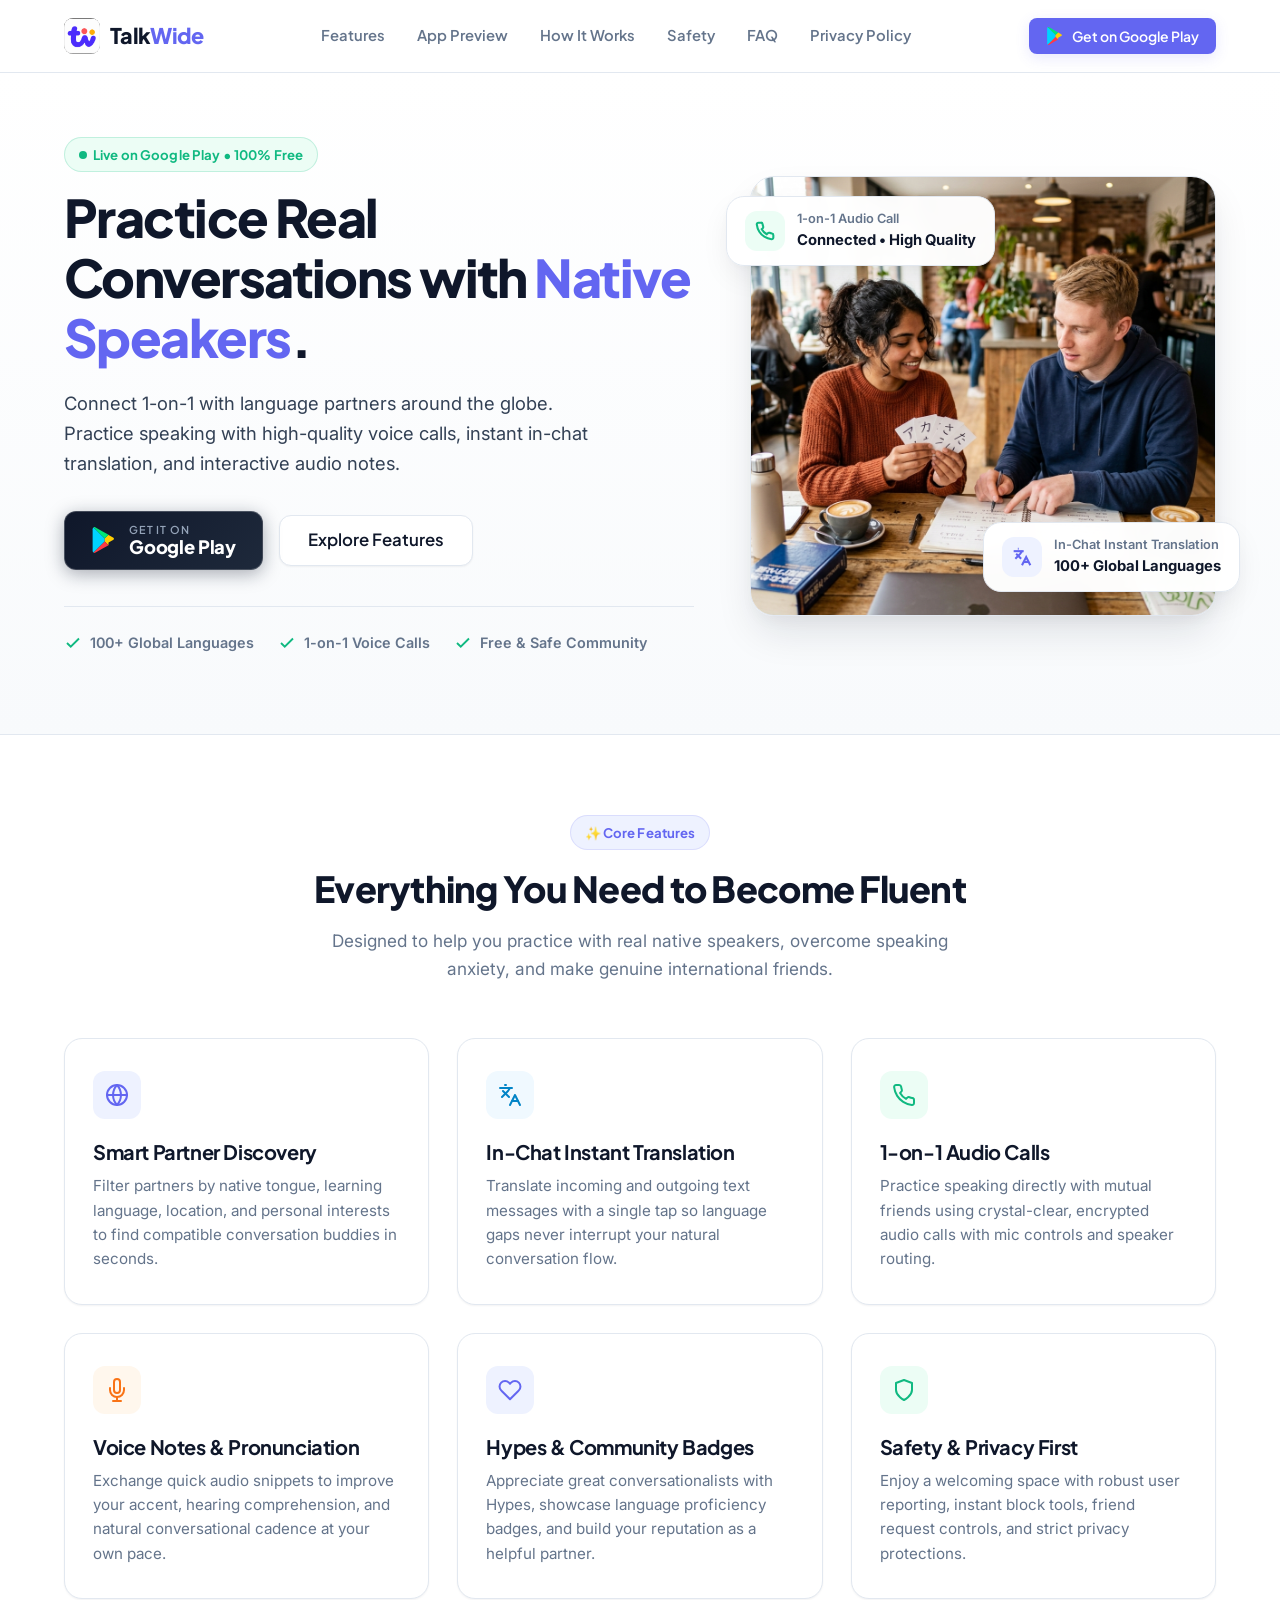
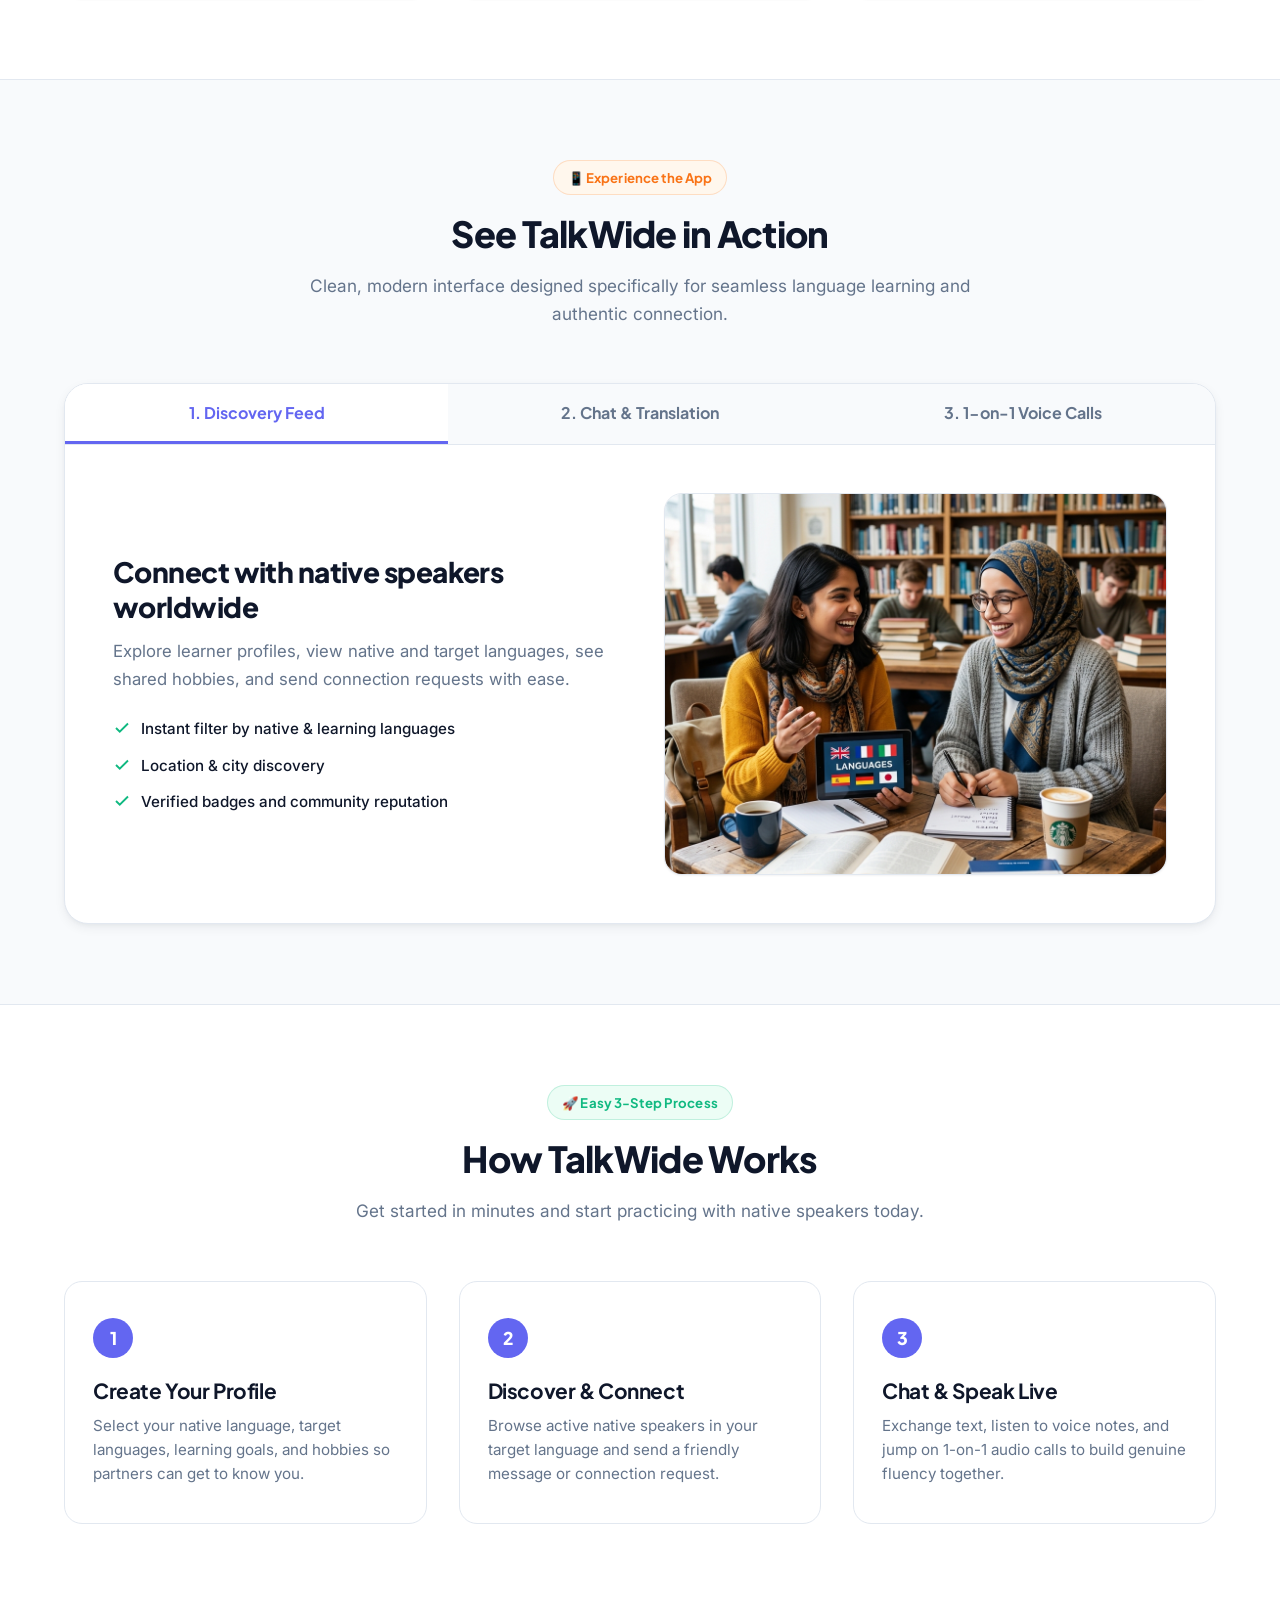
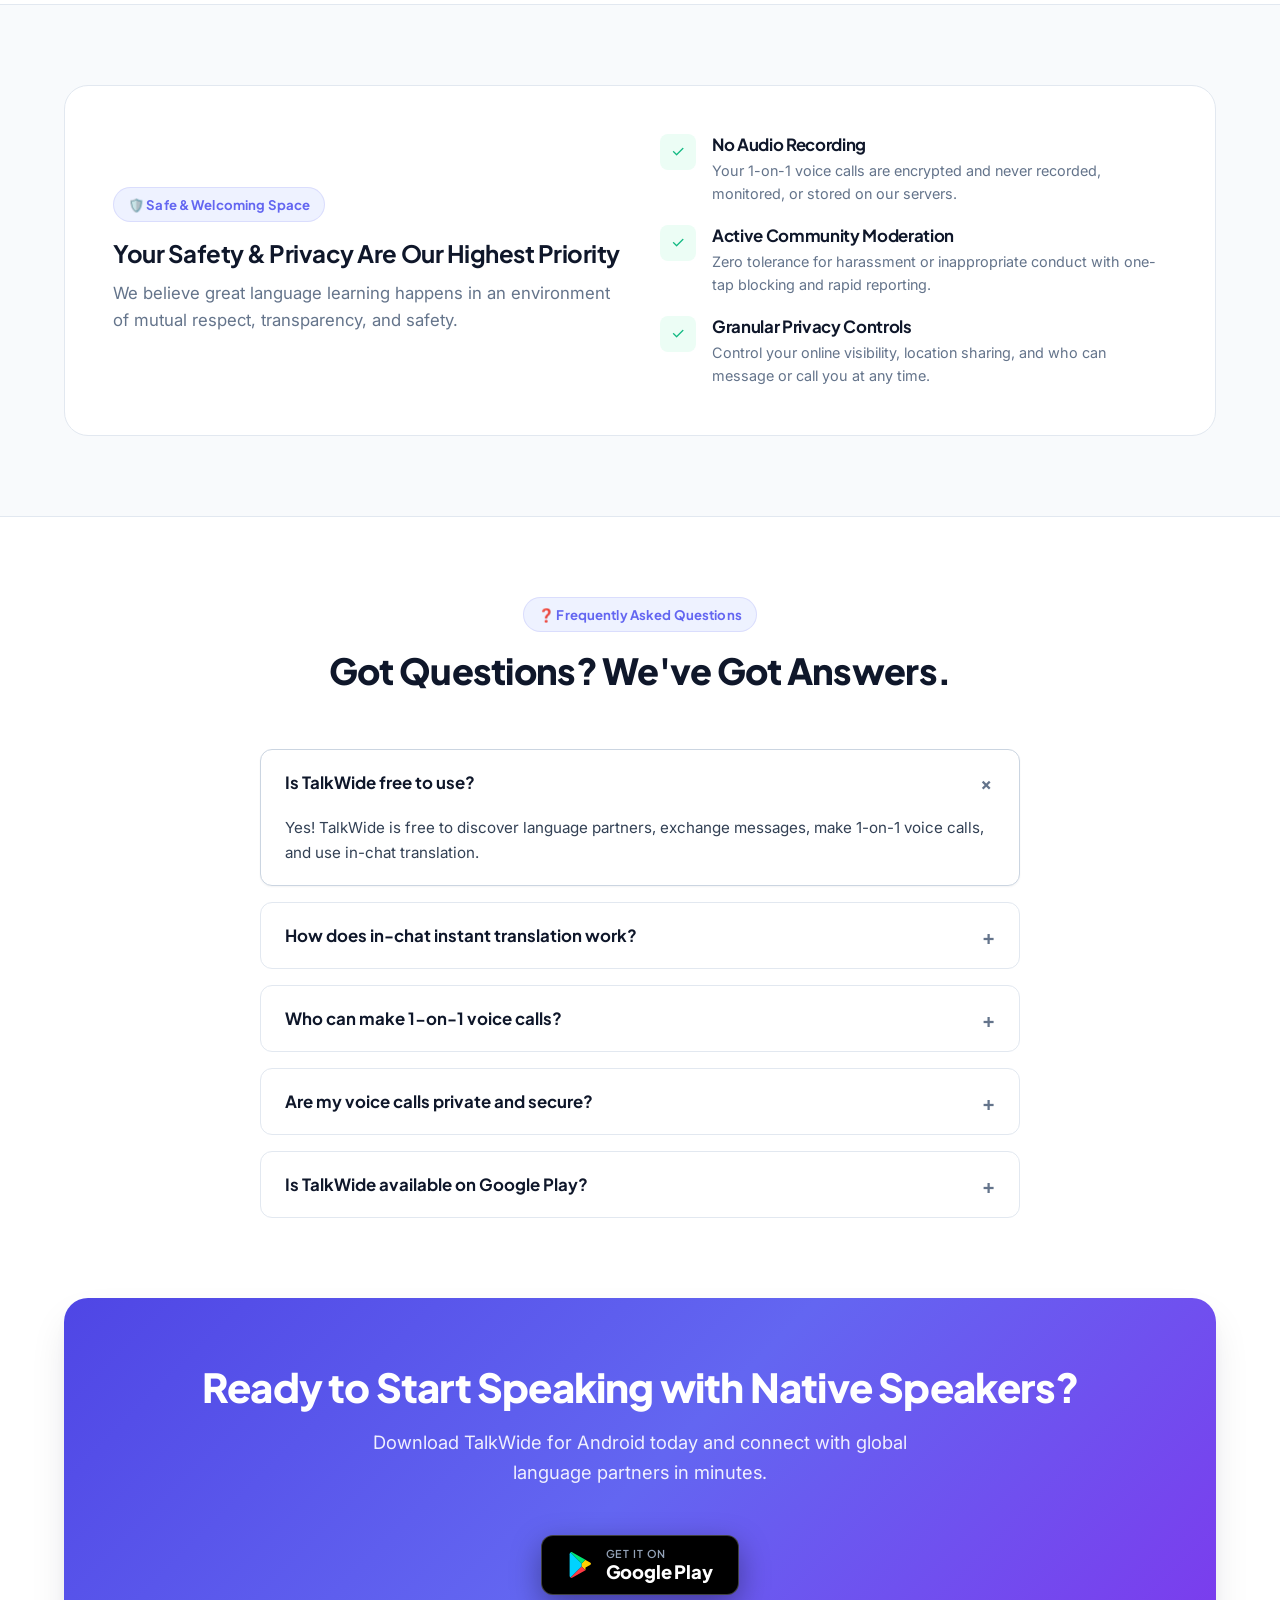
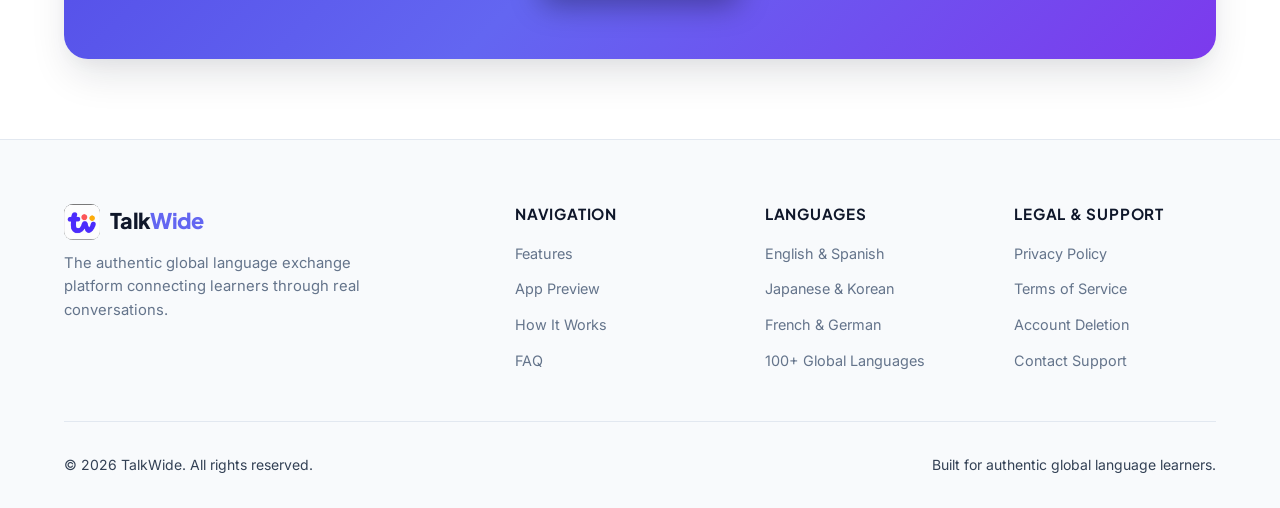
<file: index.html>
<!DOCTYPE html>
<html lang="en">
<head>
  <meta charset="UTF-8">
  <meta name="viewport" content="width=device-width, initial-scale=1.0">
  
  <!-- Primary SEO Meta Tags -->
  <title>TalkWide — Global Language Exchange & Voice Practice App</title>
  <meta name="title" content="TalkWide — Global Language Exchange & Voice Practice App">
  <meta name="description" content="Connect with native speakers worldwide. Practice real conversations with 1-on-1 voice calls, instant in-chat translation, voice notes, and smart partner discovery.">
  <meta name="keywords" content="language exchange, learn spanish, learn japanese, learn english, language partner, language learning app, voice calls, audio chat, instant translation, talkwide">
  <meta name="author" content="TalkWide Team">
  <meta name="robots" content="index, follow">
  <link rel="canonical" href="https://talkwide.com/">

  <!-- Open Graph / Facebook -->
  <meta property="og:type" content="website">
  <meta property="og:url" content="https://talkwide.com/">
  <meta property="og:title" content="TalkWide — Global Language Exchange & Voice Practice App">
  <meta property="og:description" content="Connect with native speakers worldwide. Practice real conversations with 1-on-1 voice calls, instant in-chat translation, and smart discovery.">
  <meta property="og:image" content="https://talkwide.com/assets/images/talkwide_playstore_512.png">

  <!-- Twitter Card -->
  <meta property="twitter:card" content="summary_large_image">
  <meta property="twitter:url" content="https://talkwide.com/">
  <meta property="twitter:title" content="TalkWide — Global Language Exchange & Voice Practice App">
  <meta property="twitter:description" content="Connect with native speakers worldwide. Practice real conversations with 1-on-1 voice calls, instant in-chat translation, and smart discovery.">
  <meta property="twitter:image" content="https://talkwide.com/assets/images/talkwide_playstore_512.png">

  <!-- Favicons -->
  <link rel="icon" type="image/png" href="assets/images/app_logo.png">
  <link rel="apple-touch-icon" href="assets/images/talkwide_playstore_512.png">

  <!-- Google Fonts: Plus Jakarta Sans & Inter -->
  <link rel="preconnect" href="https://fonts.googleapis.com">
  <link rel="preconnect" href="https://fonts.gstatic.com" crossorigin>
  <link href="https://fonts.googleapis.com/css2?family=Plus+Jakarta+Sans:wght@500;600;700;800;900&family=Inter:wght@400;500;600;700&display=swap" rel="stylesheet">

  <!-- Stylesheet -->
  <link rel="stylesheet" href="css/styles.css">

  <!-- JSON-LD Structured Data Schema -->
  <script type="application/ld+json">
  {
    "@context": "https://schema.org",
    "@graph": [
      {
        "@type": "SoftwareApplication",
        "name": "TalkWide",
        "operatingSystem": "Android, iOS",
        "applicationCategory": "EducationalApplication",
        "offers": {
          "@type": "Offer",
          "price": "0",
          "priceCurrency": "USD"
        },
        "description": "TalkWide is a global language exchange platform connecting learners with native speakers through 1-on-1 voice calls, in-chat instant translation, and discovery feeds."
      },
      {
        "@type": "Organization",
        "name": "TalkWide",
        "url": "https://talkwide.com/",
        "logo": "https://talkwide.com/assets/images/talkwide_playstore_512.png"
      }
    ]
  }
  </script>
</head>
<body>

  <!-- Sticky Navbar -->
  <header class="navbar">
    <div class="container nav-container">
      <a href="index.html" class="brand-logo" aria-label="TalkWide Home">
        <img src="assets/images/app_logo.png" alt="TalkWide Logo" width="36" height="36">
        <span>Talk<span class="brand-highlight">Wide</span></span>
      </a>

      <nav>
        <ul class="nav-links">
          <li><a href="#features">Features</a></li>
          <li><a href="#demo">App Preview</a></li>
          <li><a href="#how-it-works">How It Works</a></li>
          <li><a href="#safety">Safety</a></li>
          <li><a href="#faq">FAQ</a></li>
          <li><a href="privacy.html">Privacy Policy</a></li>
        </ul>
      </nav>

      <div class="nav-actions">
        <a href="https://play.google.com/store/apps/details?id=com.langexchange.lang_exchange_app" target="_blank" rel="noopener noreferrer" class="btn btn-primary btn-sm btn-nav-playstore">
          <svg width="18" height="18" viewBox="0 0 512 512" fill="none">
            <path d="M47.4 12.3C37.3 18.2 32 29.5 32 44.5V467.5c0 15 5.3 26.3 15.4 32.2l4.8 2.8L270.8 284v-56L52.2 9.5l-4.8 2.8z" fill="#00D3FF"/>
            <path d="M344.6 357.7l-73.8-73.7v-56l73.8-73.7 1.8 1 87.2 49.5c24.8 14.1 24.8 37.3 0 51.5l-87.2 49.5-1.8 1.9z" fill="#FFCE00"/>
            <path d="M270.8 284L52.2 502.5c8.3 8.7 21.8 9.9 36.8 1.4l255.6-146.2-73.8-73.7z" fill="#FF3A44"/>
            <path d="M270.8 228l73.8-73.7L89 8.1C74-.4 60.5.8 52.2 9.5L270.8 228z" fill="#00E676"/>
          </svg>
          <span>Get on Google Play</span>
        </a>

        <button id="mobile-menu-btn" class="mobile-menu-btn" aria-label="Open Mobile Menu" aria-expanded="false">
          <span></span>
          <span></span>
          <span></span>
        </button>
      </div>
    </div>

    <!-- Mobile Slide-down Menu -->
    <div id="mobile-nav" class="mobile-nav">
      <ul class="mobile-nav-links">
        <li><a href="#features">Features</a></li>
        <li><a href="#demo">App Preview</a></li>
        <li><a href="#how-it-works">How It Works</a></li>
        <li><a href="#safety">Safety</a></li>
        <li><a href="#faq">FAQ</a></li>
        <li><a href="privacy.html">Privacy Policy</a></li>
        <li><a href="terms.html">Terms of Service</a></li>
      </ul>
      <a href="https://play.google.com/store/apps/details?id=com.langexchange.lang_exchange_app" target="_blank" rel="noopener noreferrer" class="btn btn-primary btn-lg" style="width:100%; margin-top:8px; text-decoration:none; display:inline-flex; align-items:center; justify-content:center; gap:8px;">
        <svg width="20" height="20" viewBox="0 0 512 512" fill="none">
          <path d="M47.4 12.3C37.3 18.2 32 29.5 32 44.5V467.5c0 15 5.3 26.3 15.4 32.2l4.8 2.8L270.8 284v-56L52.2 9.5l-4.8 2.8z" fill="#00D3FF"/>
          <path d="M344.6 357.7l-73.8-73.7v-56l73.8-73.7 1.8 1 87.2 49.5c24.8 14.1 24.8 37.3 0 51.5l-87.2 49.5-1.8 1.9z" fill="#FFCE00"/>
          <path d="M270.8 284L52.2 502.5c8.3 8.7 21.8 9.9 36.8 1.4l255.6-146.2-73.8-73.7z" fill="#FF3A44"/>
          <path d="M270.8 228l73.8-73.7L89 8.1C74-.4 60.5.8 52.2 9.5L270.8 228z" fill="#00E676"/>
        </svg>
        <span>Download on Google Play</span>
      </a>
    </div>
  </header>

  <main>
    <!-- ==========================================================================
         Hero Section
         ========================================================================== -->
    <section class="section hero-section">
      <div class="container hero-grid">
        <div class="hero-content">
          <div class="badge-pill green">
            <span class="pulse-dot"></span>
            <span>Live on Google Play • 100% Free</span>
          </div>
          <h1 class="hero-title">Practice Real Conversations with <span>Native Speakers</span>.</h1>
          <p class="hero-subtitle">
            Connect 1-on-1 with language partners around the globe. Practice speaking with high-quality voice calls, instant in-chat translation, and interactive audio notes.
          </p>

          <div class="hero-ctas">
            <a href="https://play.google.com/store/apps/details?id=com.langexchange.lang_exchange_app" target="_blank" rel="noopener noreferrer" class="btn-playstore btn-playstore-hero" id="hero-playstore-cta">
              <svg width="26" height="26" viewBox="0 0 512 512" fill="none">
                <path d="M47.4 12.3C37.3 18.2 32 29.5 32 44.5V467.5c0 15 5.3 26.3 15.4 32.2l4.8 2.8L270.8 284v-56L52.2 9.5l-4.8 2.8z" fill="#00D3FF"/>
                <path d="M344.6 357.7l-73.8-73.7v-56l73.8-73.7 1.8 1 87.2 49.5c24.8 14.1 24.8 37.3 0 51.5l-87.2 49.5-1.8 1.9z" fill="#FFCE00"/>
                <path d="M270.8 284L52.2 502.5c8.3 8.7 21.8 9.9 36.8 1.4l255.6-146.2-73.8-73.7z" fill="#FF3A44"/>
                <path d="M270.8 228l73.8-73.7L89 8.1C74-.4 60.5.8 52.2 9.5L270.8 228z" fill="#00E676"/>
              </svg>
              <div class="btn-playstore-text">
                <small>GET IT ON</small>
                <strong>Google Play</strong>
              </div>
            </a>
            <a href="#features" class="btn btn-secondary btn-lg">
              <span>Explore Features</span>
            </a>
          </div>

          <div class="hero-trust-row">
            <div class="trust-item">
              <svg width="18" height="18" viewBox="0 0 24 24" fill="none" stroke="currentColor" stroke-width="2.5"><polyline points="20 6 9 17 4 12"></polyline></svg>
              <span>100+ Global Languages</span>
            </div>
            <div class="trust-item">
              <svg width="18" height="18" viewBox="0 0 24 24" fill="none" stroke="currentColor" stroke-width="2.5"><polyline points="20 6 9 17 4 12"></polyline></svg>
              <span>1-on-1 Voice Calls</span>
            </div>
            <div class="trust-item">
              <svg width="18" height="18" viewBox="0 0 24 24" fill="none" stroke="currentColor" stroke-width="2.5"><polyline points="20 6 9 17 4 12"></polyline></svg>
              <span>Free & Safe Community</span>
            </div>
          </div>
        </div>

        <!-- Authentic Hero Image Showcase -->
        <div class="hero-image-wrapper">
          <img src="assets/images/language_exchange_hero.png" alt="TalkWide Language Exchange Community" class="hero-main-img">
          
          <!-- Floating Feature Badges -->
          <div class="hero-floating-card card-top">
            <div class="floating-icon green">
              <svg width="20" height="20" viewBox="0 0 24 24" fill="none" stroke="currentColor" stroke-width="2.5"><path d="M22 16.92v3a2 2 0 0 1-2.18 2 19.79 19.79 0 0 1-8.63-3.07 19.5 19.5 0 0 1-6-6 19.79 19.79 0 0 1-3.07-8.67A2 2 0 0 1 4.11 2h3a2 2 0 0 1 2 1.72 12.84 12.84 0 0 0 .7 2.81 2 2 0 0 1-.45 2.11L8.09 9.91a16 16 0 0 0 6 6l1.27-1.27a2 2 0 0 1 2.11-.45 12.84 12.84 0 0 0 2.81.7A2 2 0 0 1 22 16.92z"></path></svg>
            </div>
            <div class="floating-text">
              <span class="floating-label">1-on-1 Audio Call</span>
              <span class="floating-value">Connected • High Quality</span>
            </div>
          </div>

          <div class="hero-floating-card card-bottom">
            <div class="floating-icon purple">
              <svg width="20" height="20" viewBox="0 0 24 24" fill="none" stroke="currentColor" stroke-width="2.5"><path d="M5 8l6 6"></path><path d="M4 14l6-6 2-3"></path><path d="M2 5h12"></path><path d="M7 2h1"></path><path d="M22 22l-5-10-5 10"></path><path d="M14 18h6"></path></svg>
            </div>
            <div class="floating-text">
              <span class="floating-label">In-Chat Instant Translation</span>
              <span class="floating-value">100+ Global Languages</span>
            </div>
          </div>
        </div>
      </div>
    </section>

    <!-- ==========================================================================
         Features Section
         ========================================================================== -->
    <section id="features" class="section">
      <div class="container">
        <div class="section-header">
          <div class="badge-pill">
            <span>✨ Core Features</span>
          </div>
          <h2 class="section-title">Everything You Need to Become Fluent</h2>
          <p class="section-desc">Designed to help you practice with real native speakers, overcome speaking anxiety, and make genuine international friends.</p>
        </div>

        <div class="features-grid">
          <!-- 1. Partner Discovery -->
          <div class="feature-card">
            <div class="feature-icon purple">
              <svg width="24" height="24" viewBox="0 0 24 24" fill="none" stroke="currentColor" stroke-width="2" stroke-linecap="round" stroke-linejoin="round"><circle cx="12" cy="12" r="10"></circle><line x1="2" y1="12" x2="22" y2="12"></line><path d="M12 2a15.3 15.3 0 0 1 4 10 15.3 15.3 0 0 1-4 10 15.3 15.3 0 0 1-4-10 15.3 15.3 0 0 1 4-10z"></path></svg>
            </div>
            <h3>Smart Partner Discovery</h3>
            <p>Filter partners by native tongue, learning language, location, and personal interests to find compatible conversation buddies in seconds.</p>
          </div>

          <!-- 2. Instant Translation -->
          <div class="feature-card">
            <div class="feature-icon blue">
              <svg width="24" height="24" viewBox="0 0 24 24" fill="none" stroke="currentColor" stroke-width="2" stroke-linecap="round" stroke-linejoin="round"><path d="M5 8l6 6"></path><path d="M4 14l6-6 2-3"></path><path d="M2 5h12"></path><path d="M7 2h1"></path><path d="M22 22l-5-10-5 10"></path><path d="M14 18h6"></path></svg>
            </div>
            <h3>In-Chat Instant Translation</h3>
            <p>Translate incoming and outgoing text messages with a single tap so language gaps never interrupt your natural conversation flow.</p>
          </div>

          <!-- 3. Voice Calls -->
          <div class="feature-card">
            <div class="feature-icon green">
              <svg width="24" height="24" viewBox="0 0 24 24" fill="none" stroke="currentColor" stroke-width="2" stroke-linecap="round" stroke-linejoin="round"><path d="M22 16.92v3a2 2 0 0 1-2.18 2 19.79 19.79 0 0 1-8.63-3.07 19.5 19.5 0 0 1-6-6 19.79 19.79 0 0 1-3.07-8.67A2 2 0 0 1 4.11 2h3a2 2 0 0 1 2 1.72 12.84 12.84 0 0 0 .7 2.81 2 2 0 0 1-.45 2.11L8.09 9.91a16 16 0 0 0 6 6l1.27-1.27a2 2 0 0 1 2.11-.45 12.84 12.84 0 0 0 2.81.7A2 2 0 0 1 22 16.92z"></path></svg>
            </div>
            <h3>1-on-1 Audio Calls</h3>
            <p>Practice speaking directly with mutual friends using crystal-clear, encrypted audio calls with mic controls and speaker routing.</p>
          </div>

          <!-- 4. Voice Notes -->
          <div class="feature-card">
            <div class="feature-icon coral">
              <svg width="24" height="24" viewBox="0 0 24 24" fill="none" stroke="currentColor" stroke-width="2" stroke-linecap="round" stroke-linejoin="round"><path d="M12 1a3 3 0 0 0-3 3v8a3 3 0 0 0 6 0V4a3 3 0 0 0-3-3z"></path><path d="M19 10v2a7 7 0 0 1-14 0v-2"></path><line x1="12" y1="19" x2="12" y2="23"></line><line x1="8" y1="23" x2="16" y2="23"></line></svg>
            </div>
            <h3>Voice Notes & Pronunciation</h3>
            <p>Exchange quick audio snippets to improve your accent, hearing comprehension, and natural conversational cadence at your own pace.</p>
          </div>

          <!-- 5. Verified Profiles & Hypes -->
          <div class="feature-card">
            <div class="feature-icon purple">
              <svg width="24" height="24" viewBox="0 0 24 24" fill="none" stroke="currentColor" stroke-width="2" stroke-linecap="round" stroke-linejoin="round"><path d="M20.84 4.61a5.5 5.5 0 0 0-7.78 0L12 5.67l-1.06-1.06a5.5 5.5 0 0 0-7.78 7.78l1.06 1.06L12 21.23l7.78-7.78 1.06-1.06a5.5 5.5 0 0 0 0-7.78z"></path></svg>
            </div>
            <h3>Hypes & Community Badges</h3>
            <p>Appreciate great conversationalists with Hypes, showcase language proficiency badges, and build your reputation as a helpful partner.</p>
          </div>

          <!-- 6. Safety & Privacy -->
          <div class="feature-card">
            <div class="feature-icon green">
              <svg width="24" height="24" viewBox="0 0 24 24" fill="none" stroke="currentColor" stroke-width="2" stroke-linecap="round" stroke-linejoin="round"><path d="M12 22s8-4 8-10V5l-8-3-8 3v7c0 6 8 10 8 10z"></path></svg>
            </div>
            <h3>Safety & Privacy First</h3>
            <p>Enjoy a welcoming space with robust user reporting, instant block tools, friend request controls, and strict privacy protections.</p>
          </div>
        </div>
      </div>
    </section>

    <!-- ==========================================================================
         Interactive App Tour / Demo Section
         ========================================================================== -->
    <section id="demo" class="section section-subtle">
      <div class="container">
        <div class="section-header">
          <div class="badge-pill coral">
            <span>📱 Experience the App</span>
          </div>
          <h2 class="section-title">See TalkWide in Action</h2>
          <p class="section-desc">Clean, modern interface designed specifically for seamless language learning and authentic connection.</p>
        </div>

        <div class="tour-container">
          <div class="tour-tabs-nav" role="tablist">
            <button class="tour-tab-btn active" data-tab="feed">1. Discovery Feed</button>
            <button class="tour-tab-btn" data-tab="chat">2. Chat & Translation</button>
            <button class="tour-tab-btn" data-tab="call">3. 1-on-1 Voice Calls</button>
          </div>

          <!-- Tab 1: Discovery Feed -->
          <div id="tab-feed" class="tour-tab-panel active">
            <div class="tour-info">
              <h3>Connect with native speakers worldwide</h3>
              <p>Explore learner profiles, view native and target languages, see shared hobbies, and send connection requests with ease.</p>
              <ul class="tour-checklist">
                <li><svg width="18" height="18" viewBox="0 0 24 24" fill="none" stroke="currentColor" stroke-width="2.5"><polyline points="20 6 9 17 4 12"></polyline></svg> Instant filter by native & learning languages</li>
                <li><svg width="18" height="18" viewBox="0 0 24 24" fill="none" stroke="currentColor" stroke-width="2.5"><polyline points="20 6 9 17 4 12"></polyline></svg> Location & city discovery</li>
                <li><svg width="18" height="18" viewBox="0 0 24 24" fill="none" stroke="currentColor" stroke-width="2.5"><polyline points="20 6 9 17 4 12"></polyline></svg> Verified badges and community reputation</li>
              </ul>
            </div>
            <div class="tour-image">
              <img src="assets/images/language_community_hero.png" alt="TalkWide Discovery Feed">
            </div>
          </div>

          <!-- Tab 2: Chat & Translation -->
          <div id="tab-chat" class="tour-tab-panel">
            <div class="tour-info">
              <h3>Instant In-Chat Message Translation</h3>
              <p>Never worry about unknown words. Tap any foreign message to view its instant translation directly in the chat thread.</p>
              <ul class="tour-checklist">
                <li><svg width="18" height="18" viewBox="0 0 24 24" fill="none" stroke="currentColor" stroke-width="2.5"><polyline points="20 6 9 17 4 12"></polyline></svg> Instant one-tap in-line translation</li>
                <li><svg width="18" height="18" viewBox="0 0 24 24" fill="none" stroke="currentColor" stroke-width="2.5"><polyline points="20 6 9 17 4 12"></polyline></svg> Voice recording waveforms with playback</li>
                <li><svg width="18" height="18" viewBox="0 0 24 24" fill="none" stroke="currentColor" stroke-width="2.5"><polyline points="20 6 9 17 4 12"></polyline></svg> Real-time typing and read receipts</li>
              </ul>
            </div>
            <div class="tour-image">
              <img src="assets/images/language_exchange_hero.png" alt="TalkWide Chat & Translation">
            </div>
          </div>

          <!-- Tab 3: 1-on-1 Voice Calls -->
          <div id="tab-call" class="tour-tab-panel">
            <div class="tour-info">
              <h3>Practice Live Speaking Over Audio Calls</h3>
              <p>Take your conversational fluency to the next level by speaking live with trusted language partners in a safe 1-on-1 environment.</p>
              <ul class="tour-checklist">
                <li><svg width="18" height="18" viewBox="0 0 24 24" fill="none" stroke="currentColor" stroke-width="2.5"><polyline points="20 6 9 17 4 12"></polyline></svg> Clear, low-latency audio calls</li>
                <li><svg width="18" height="18" viewBox="0 0 24 24" fill="none" stroke="currentColor" stroke-width="2.5"><polyline points="20 6 9 17 4 12"></polyline></svg> Dedicated privacy controls (friends-only calling)</li>
                <li><svg width="18" height="18" viewBox="0 0 24 24" fill="none" stroke="currentColor" stroke-width="2.5"><polyline points="20 6 9 17 4 12"></polyline></svg> In-call mic toggle, speaker output & call history</li>
              </ul>
            </div>
            <div class="tour-image">
              <img src="assets/images/language_community_hero.png" alt="TalkWide 1-on-1 Audio Calls">
            </div>
          </div>
        </div>
      </div>
    </section>

    <!-- ==========================================================================
         How It Works Section
         ========================================================================== -->
    <section id="how-it-works" class="section">
      <div class="container">
        <div class="section-header">
          <div class="badge-pill green">
            <span>🚀 Easy 3-Step Process</span>
          </div>
          <h2 class="section-title">How TalkWide Works</h2>
          <p class="section-desc">Get started in minutes and start practicing with native speakers today.</p>
        </div>

        <div class="steps-grid">
          <div class="step-card">
            <div class="step-number">1</div>
            <h3>Create Your Profile</h3>
            <p>Select your native language, target languages, learning goals, and hobbies so partners can get to know you.</p>
          </div>

          <div class="step-card">
            <div class="step-number">2</div>
            <h3>Discover & Connect</h3>
            <p>Browse active native speakers in your target language and send a friendly message or connection request.</p>
          </div>

          <div class="step-card">
            <div class="step-number">3</div>
            <h3>Chat & Speak Live</h3>
            <p>Exchange text, listen to voice notes, and jump on 1-on-1 audio calls to build genuine fluency together.</p>
          </div>
        </div>
      </div>
    </section>

    <!-- ==========================================================================
         Safety & Trust Section
         ========================================================================== -->
    <section id="safety" class="section section-subtle">
      <div class="container">
        <div class="safety-box">
          <div>
            <div class="badge-pill">
              <span>🛡️ Safe & Welcoming Space</span>
            </div>
            <h2>Your Safety & Privacy Are Our Highest Priority</h2>
            <p style="color:var(--text-muted); margin-top:12px; font-size:1.05rem;">
              We believe great language learning happens in an environment of mutual respect, transparency, and safety.
            </p>
          </div>

          <div class="safety-points">
            <div class="safety-item">
              <div class="safety-item-icon">✓</div>
              <div>
                <h4>No Audio Recording</h4>
                <p>Your 1-on-1 voice calls are encrypted and never recorded, monitored, or stored on our servers.</p>
              </div>
            </div>

            <div class="safety-item">
              <div class="safety-item-icon">✓</div>
              <div>
                <h4>Active Community Moderation</h4>
                <p>Zero tolerance for harassment or inappropriate conduct with one-tap blocking and rapid reporting.</p>
              </div>
            </div>

            <div class="safety-item">
              <div class="safety-item-icon">✓</div>
              <div>
                <h4>Granular Privacy Controls</h4>
                <p>Control your online visibility, location sharing, and who can message or call you at any time.</p>
              </div>
            </div>
          </div>
        </div>
      </div>
    </section>

    <!-- ==========================================================================
         FAQ Section
         ========================================================================== -->
    <section id="faq" class="section">
      <div class="container">
        <div class="section-header">
          <div class="badge-pill">
            <span>❓ Frequently Asked Questions</span>
          </div>
          <h2 class="section-title">Got Questions? We've Got Answers.</h2>
        </div>

        <div class="faq-list">
          <div class="faq-item active">
            <button class="faq-question">
              <span>Is TalkWide free to use?</span>
              <span class="faq-icon">+</span>
            </button>
            <div class="faq-answer">
              Yes! TalkWide is free to discover language partners, exchange messages, make 1-on-1 voice calls, and use in-chat translation.
            </div>
          </div>

          <div class="faq-item">
            <button class="faq-question">
              <span>How does in-chat instant translation work?</span>
              <span class="faq-icon">+</span>
            </button>
            <div class="faq-answer">
              Whenever you receive a message in another language, simply tap the translation button directly on the chat bubble to instantly view it in your native language.
            </div>
          </div>

          <div class="faq-item">
            <button class="faq-question">
              <span>Who can make 1-on-1 voice calls?</span>
              <span class="faq-icon">+</span>
            </button>
            <div class="faq-answer">
              To ensure safety and prevent unsolicited calls, voice calls are enabled between mutual, confirmed friends. You can easily connect and add someone as a friend before starting a call.
            </div>
          </div>

          <div class="faq-item">
            <button class="faq-question">
              <span>Are my voice calls private and secure?</span>
              <span class="faq-icon">+</span>
            </button>
            <div class="faq-answer">
              Yes, all audio calls are peer-to-peer and encrypted. We never record, tap, transcribe, or store your voice calls.
            </div>
          </div>

          <div class="faq-item">
            <button class="faq-question">
              <span>Is TalkWide available on Google Play?</span>
              <span class="faq-icon">+</span>
            </button>
            <div class="faq-answer">
              Yes! TalkWide is officially live and available for free download on the Google Play Store for all Android devices. You can install it now and start practicing right away!
            </div>
          </div>
        </div>
      </div>
    </section>

    <!-- ==========================================================================
         CTA Banner
         ========================================================================== -->
    <section class="section" style="padding-top:0;">
      <div class="container">
        <div class="cta-banner">
          <h2>Ready to Start Speaking with Native Speakers?</h2>
          <p>Download TalkWide for Android today and connect with global language partners in minutes.</p>
          <a href="https://play.google.com/store/apps/details?id=com.langexchange.lang_exchange_app" target="_blank" rel="noopener noreferrer" class="btn-playstore btn-playstore-hero" style="margin-top:16px; background:#000000; border-color:rgba(255,255,255,0.25); box-shadow: 0 10px 30px rgba(0,0,0,0.35);">
            <svg width="26" height="26" viewBox="0 0 512 512" fill="none">
              <path d="M47.4 12.3C37.3 18.2 32 29.5 32 44.5V467.5c0 15 5.3 26.3 15.4 32.2l4.8 2.8L270.8 284v-56L52.2 9.5l-4.8 2.8z" fill="#00D3FF"/>
              <path d="M344.6 357.7l-73.8-73.7v-56l73.8-73.7 1.8 1 87.2 49.5c24.8 14.1 24.8 37.3 0 51.5l-87.2 49.5-1.8 1.9z" fill="#FFCE00"/>
              <path d="M270.8 284L52.2 502.5c8.3 8.7 21.8 9.9 36.8 1.4l255.6-146.2-73.8-73.7z" fill="#FF3A44"/>
              <path d="M270.8 228l73.8-73.7L89 8.1C74-.4 60.5.8 52.2 9.5L270.8 228z" fill="#00E676"/>
            </svg>
            <div class="btn-playstore-text">
              <small>GET IT ON</small>
              <strong>Google Play</strong>
            </div>
          </a>
        </div>
      </div>
    </section>
  </main>

  <!-- ==========================================================================
       Footer
       ========================================================================== -->
  <footer class="footer">
    <div class="container">
      <div class="footer-grid">
        <div class="footer-brand">
          <a href="index.html" class="brand-logo">
            <img src="assets/images/app_logo.png" alt="TalkWide Logo" width="32" height="32">
            <span>Talk<span class="brand-highlight">Wide</span></span>
          </a>
          <p>The authentic global language exchange platform connecting learners through real conversations.</p>
        </div>

        <div class="footer-col">
          <h4>Navigation</h4>
          <ul>
            <li><a href="#features">Features</a></li>
            <li><a href="#demo">App Preview</a></li>
            <li><a href="#how-it-works">How It Works</a></li>
            <li><a href="#faq">FAQ</a></li>
          </ul>
        </div>

        <div class="footer-col">
          <h4>Languages</h4>
          <ul>
            <li><a href="#features">English & Spanish</a></li>
            <li><a href="#features">Japanese & Korean</a></li>
            <li><a href="#features">French & German</a></li>
            <li><a href="#features">100+ Global Languages</a></li>
          </ul>
        </div>

        <div class="footer-col">
          <h4>Legal & Support</h4>
          <ul>
            <li><a href="privacy.html">Privacy Policy</a></li>
            <li><a href="terms.html">Terms of Service</a></li>
            <li><a href="delete-account.html">Account Deletion</a></li>
            <li><a href="mailto:talkwide.app@gmail.com">Contact Support</a></li>
          </ul>
        </div>
      </div>

      <div class="footer-bottom">
        <p>&copy; <span class="current-year">2026</span> TalkWide. All rights reserved.</p>
        <p>Built for authentic global language learners.</p>
      </div>
    </div>
  </footer>

  <!-- ==========================================================================
       Early Access / Waitlist Modal (Fully Responsive)
       ========================================================================== -->
  <div id="early-access-modal" class="modal-backdrop" role="dialog" aria-modal="true" aria-labelledby="modal-title">
    <div class="modal-card">
      <button id="close-early-access-btn" class="modal-close-btn" aria-label="Close Modal">&times;</button>
      
      <div class="modal-scrollable-body">
        <!-- Form View -->
        <div id="early-access-form-wrapper">
          <div class="modal-header">
            <div class="badge-pill coral" style="margin-bottom:8px;">
              <span>🚀 Early Access Invitation</span>
            </div>
            <h3 id="modal-title">Join TalkWide Early Access</h3>
            <p>
              TalkWide is currently preparing for its Google Play launch. Enter your email below to receive an instant invite when we publish!
            </p>
          </div>

          <form id="early-access-form" class="modal-form">
            <div class="form-group">
              <label for="waitlist-name">Your Name</label>
              <input type="text" id="waitlist-name" class="form-input" placeholder="e.g. Alex Johnson" required>
            </div>

            <div class="form-group">
              <label for="waitlist-email">Email Address</label>
              <input type="email" id="waitlist-email" class="form-input" placeholder="e.g. alex@example.com" required>
            </div>

            <div class="form-group">
              <label for="waitlist-purpose">What language are you learning?</label>
              <select id="waitlist-purpose" class="form-input">
                <option value="Spanish">Spanish 🇪🇸</option>
                <option value="English">English 🇬🇧 / 🇺🇸</option>
                <option value="Japanese">Japanese 🇯🇵</option>
                <option value="French">French 🇫🇷</option>
                <option value="German">German 🇩🇪</option>
                <option value="Korean">Korean 🇰🇷</option>
                <option value="Mandarin Chinese">Mandarin Chinese 🇨🇳</option>
                <option value="Other">Other Language 🌍</option>
              </select>
            </div>

            <div class="form-submit-wrapper">
              <button type="submit" class="btn btn-primary btn-lg" style="width:100%;">
                <span>Get Early Access Invite</span>
              </button>
            </div>
          </form>
        </div>

        <!-- Success Confirmation View -->
        <div id="early-access-success" class="modal-success-content">
          <div class="success-icon">✓</div>
          <h3 style="font-size:1.5rem; font-weight:800; margin-bottom:8px;">You're on the list! 🎉</h3>
          <p style="color:var(--text-muted); font-size:0.95rem; margin-bottom:24px; line-height:1.6;">
            Thank you for joining TalkWide. We've reserved your early access spot and will notify you as soon as the app is live!
          </p>
          <button id="close-success-btn" class="btn btn-secondary" style="width:100%;">
            <span>Back to Home</span>
          </button>
        </div>
      </div>
    </div>
  </div>

  <!-- Scripts -->
  <script src="js/main.js"></script>
</body>
</html>
</file>
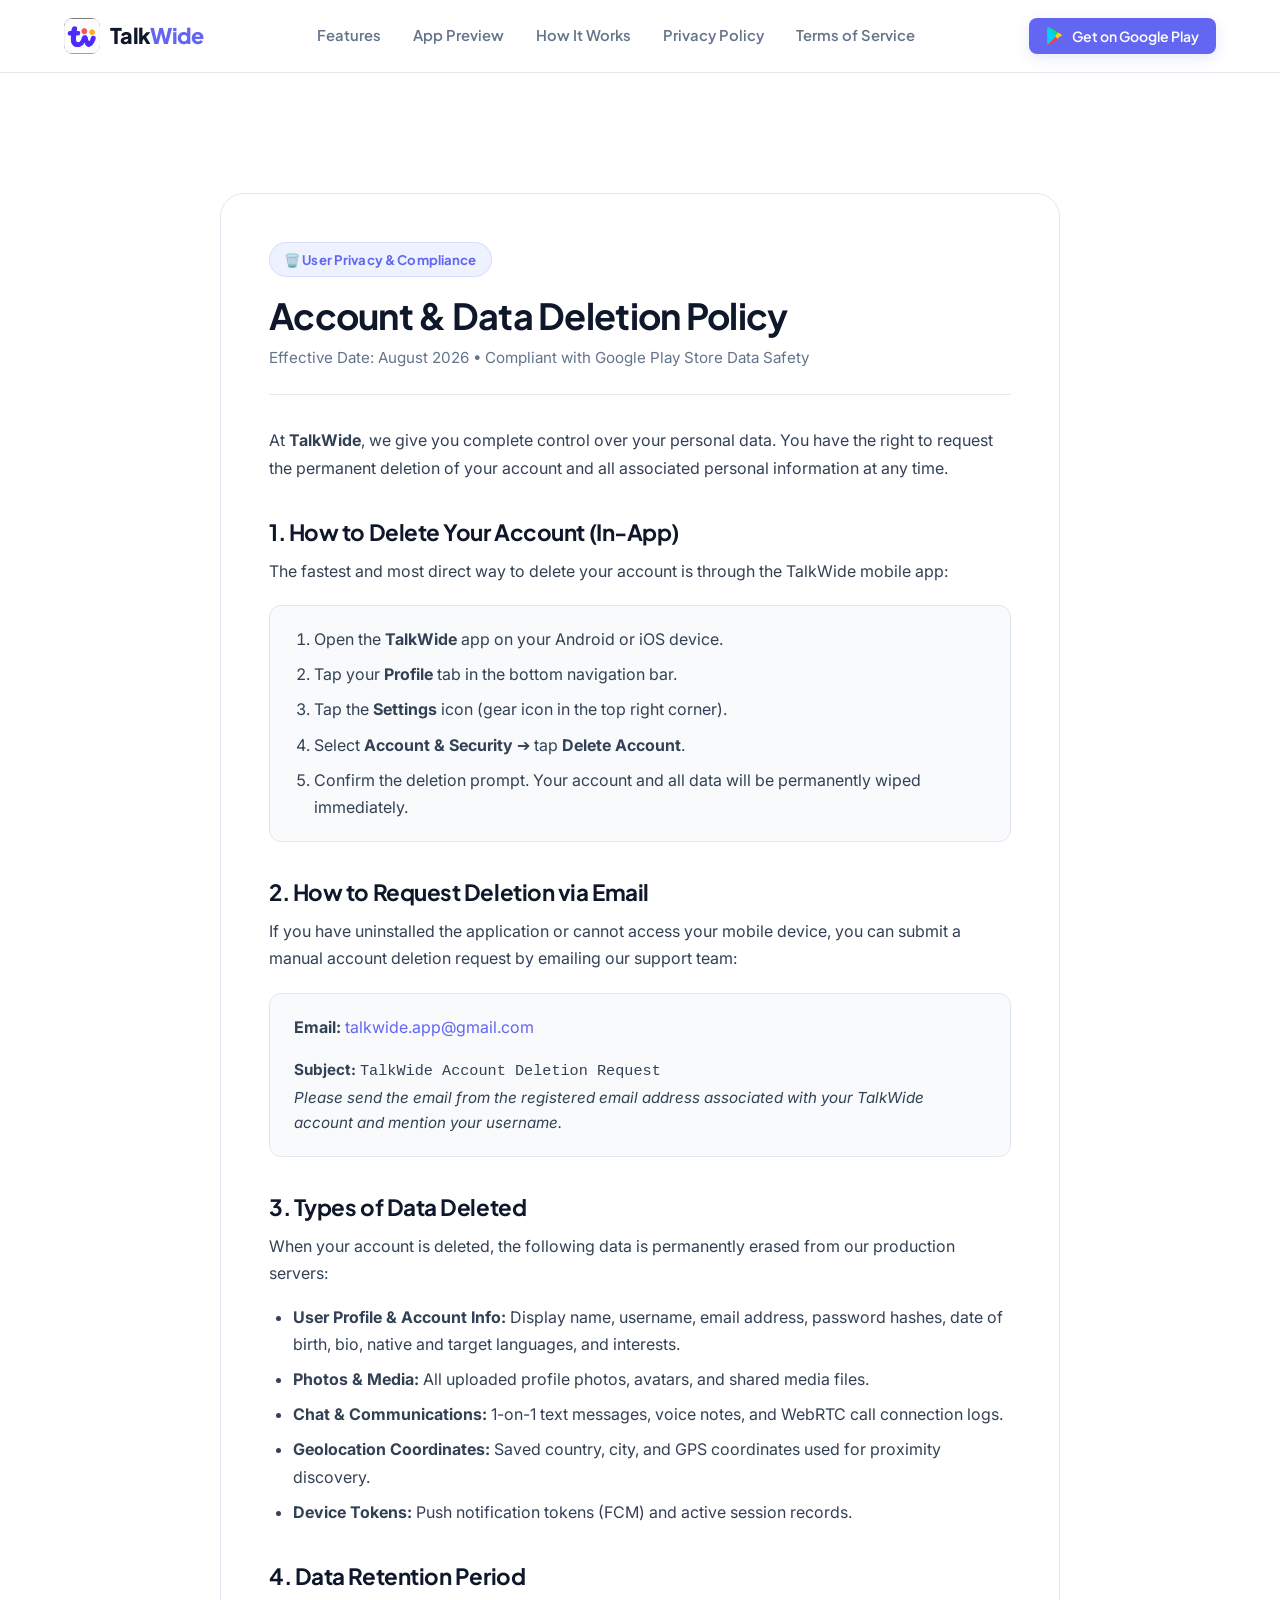
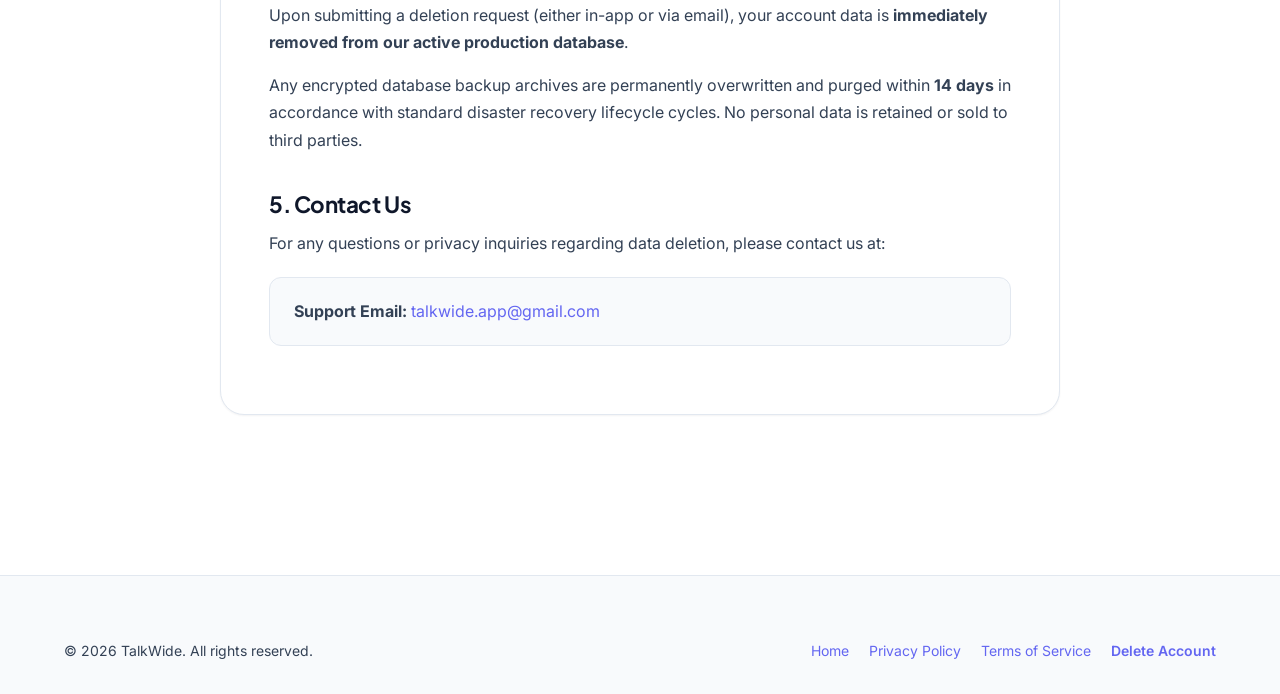
<file: delete-account.html>
<!DOCTYPE html>
<html lang="en">
<head>
  <meta charset="UTF-8">
  <meta name="viewport" content="width=device-width, initial-scale=1.0">
  
  <title>Account & Data Deletion — TalkWide Language Exchange</title>
  <meta name="title" content="Account & Data Deletion — TalkWide Language Exchange">
  <meta name="description" content="Learn how to permanently delete your TalkWide account and all associated personal data in-app or via email request.">
  <meta name="robots" content="index, follow">
  <link rel="canonical" href="https://talkwide.app/delete-account.html">

  <!-- Favicon -->
  <link rel="icon" type="image/png" href="assets/images/app_logo.png">

  <!-- Fonts: Plus Jakarta Sans & Inter -->
  <link rel="preconnect" href="https://fonts.googleapis.com">
  <link rel="preconnect" href="https://fonts.gstatic.com" crossorigin>
  <link href="https://fonts.googleapis.com/css2?family=Plus+Jakarta+Sans:wght@500;600;700;800;900&family=Inter:wght@400;500;600;700&display=swap" rel="stylesheet">

  <link rel="stylesheet" href="css/styles.css">
</head>
<body>

  <!-- Navbar -->
  <header class="navbar">
    <div class="container nav-container">
      <a href="index.html" class="brand-logo" aria-label="TalkWide Home">
        <img src="assets/images/app_logo.png" alt="TalkWide Logo" width="36" height="36">
        <span>Talk<span class="brand-highlight">Wide</span></span>
      </a>

      <nav>
        <ul class="nav-links">
          <li><a href="index.html#features">Features</a></li>
          <li><a href="index.html#demo">App Preview</a></li>
          <li><a href="index.html#how-it-works">How It Works</a></li>
          <li><a href="privacy.html">Privacy Policy</a></li>
          <li><a href="terms.html">Terms of Service</a></li>
        </ul>
      </nav>

      <div class="nav-actions">
        <a href="https://play.google.com/store/apps/details?id=com.langexchange.lang_exchange_app" target="_blank" rel="noopener noreferrer" class="btn btn-primary btn-sm btn-nav-playstore">
          <svg width="18" height="18" viewBox="0 0 512 512" fill="none">
            <path d="M47.4 12.3C37.3 18.2 32 29.5 32 44.5V467.5c0 15 5.3 26.3 15.4 32.2l4.8 2.8L270.8 284v-56L52.2 9.5l-4.8 2.8z" fill="#00D3FF"/>
            <path d="M344.6 357.7l-73.8-73.7v-56l73.8-73.7 1.8 1 87.2 49.5c24.8 14.1 24.8 37.3 0 51.5l-87.2 49.5-1.8 1.9z" fill="#FFCE00"/>
            <path d="M270.8 284L52.2 502.5c8.3 8.7 21.8 9.9 36.8 1.4l255.6-146.2-73.8-73.7z" fill="#FF3A44"/>
            <path d="M270.8 228l73.8-73.7L89 8.1C74-.4 60.5.8 52.2 9.5L270.8 228z" fill="#00E676"/>
          </svg>
          <span>Get on Google Play</span>
        </a>
      </div>
    </div>
  </header>

  <main class="section">
    <div class="container">
      <div class="legal-container">
        <div class="legal-header">
          <div class="badge-pill">
            <span>🗑️ User Privacy & Compliance</span>
          </div>
          <h1>Account & Data Deletion Policy</h1>
          <p>Effective Date: August 2026 • Compliant with Google Play Store Data Safety</p>
        </div>

        <div class="legal-body">
          <p class="lead">
            At <strong>TalkWide</strong>, we give you complete control over your personal data. You have the right to request the permanent deletion of your account and all associated personal information at any time.
          </p>

          <h2>1. How to Delete Your Account (In-App)</h2>
          <p>The fastest and most direct way to delete your account is through the TalkWide mobile app:</p>
          <div class="legal-card-box">
            <ol style="padding-left: 20px; margin-bottom: 0;">
              <li style="margin-bottom: 8px;">Open the <strong>TalkWide</strong> app on your Android or iOS device.</li>
              <li style="margin-bottom: 8px;">Tap your <strong>Profile</strong> tab in the bottom navigation bar.</li>
              <li style="margin-bottom: 8px;">Tap the <strong>Settings</strong> icon (gear icon in the top right corner).</li>
              <li style="margin-bottom: 8px;">Select <strong>Account & Security</strong> ➔ tap <strong>Delete Account</strong>.</li>
              <li style="margin-bottom: 0;">Confirm the deletion prompt. Your account and all data will be permanently wiped immediately.</li>
            </ol>
          </div>

          <h2>2. How to Request Deletion via Email</h2>
          <p>
            If you have uninstalled the application or cannot access your mobile device, you can submit a manual account deletion request by emailing our support team:
          </p>
          <div class="legal-card-box">
            <p><strong>Email:</strong> <a href="mailto:talkwide.app@gmail.com?subject=TalkWide Account Deletion Request">talkwide.app@gmail.com</a></p>
            <p style="margin-bottom: 0; font-size: 0.95rem;">
              <strong>Subject:</strong> <code>TalkWide Account Deletion Request</code><br>
              <em>Please send the email from the registered email address associated with your TalkWide account and mention your username.</em>
            </p>
          </div>

          <h2>3. Types of Data Deleted</h2>
          <p>When your account is deleted, the following data is permanently erased from our production servers:</p>
          <ul>
            <li><strong>User Profile & Account Info:</strong> Display name, username, email address, password hashes, date of birth, bio, native and target languages, and interests.</li>
            <li><strong>Photos & Media:</strong> All uploaded profile photos, avatars, and shared media files.</li>
            <li><strong>Chat & Communications:</strong> 1-on-1 text messages, voice notes, and WebRTC call connection logs.</li>
            <li><strong>Geolocation Coordinates:</strong> Saved country, city, and GPS coordinates used for proximity discovery.</li>
            <li><strong>Device Tokens:</strong> Push notification tokens (FCM) and active session records.</li>
          </ul>

          <h2>4. Data Retention Period</h2>
          <p>
            Upon submitting a deletion request (either in-app or via email), your account data is <strong>immediately removed from our active production database</strong>. 
          </p>
          <p>
            Any encrypted database backup archives are permanently overwritten and purged within <strong>14 days</strong> in accordance with standard disaster recovery lifecycle cycles. No personal data is retained or sold to third parties.
          </p>

          <h2>5. Contact Us</h2>
          <p>For any questions or privacy inquiries regarding data deletion, please contact us at:</p>
          <div class="legal-card-box">
            <p style="margin-bottom: 0;">
              <strong>Support Email:</strong> <a href="mailto:talkwide.app@gmail.com">talkwide.app@gmail.com</a>
            </p>
          </div>
        </div>
      </div>
    </div>
  </main>

  <footer class="footer">
    <div class="container">
      <div class="footer-bottom" style="border-top:none; padding-top:0;">
        <p>&copy; <span class="current-year">2026</span> TalkWide. All rights reserved.</p>
        <div style="display:flex; gap:20px; flex-wrap: wrap;">
          <a href="index.html">Home</a>
          <a href="privacy.html">Privacy Policy</a>
          <a href="terms.html">Terms of Service</a>
          <a href="delete-account.html" style="color:var(--primary); font-weight:600;">Delete Account</a>
        </div>
      </div>
    </div>
  </footer>

  <script src="js/main.js"></script>
</body>
</html>
</file>
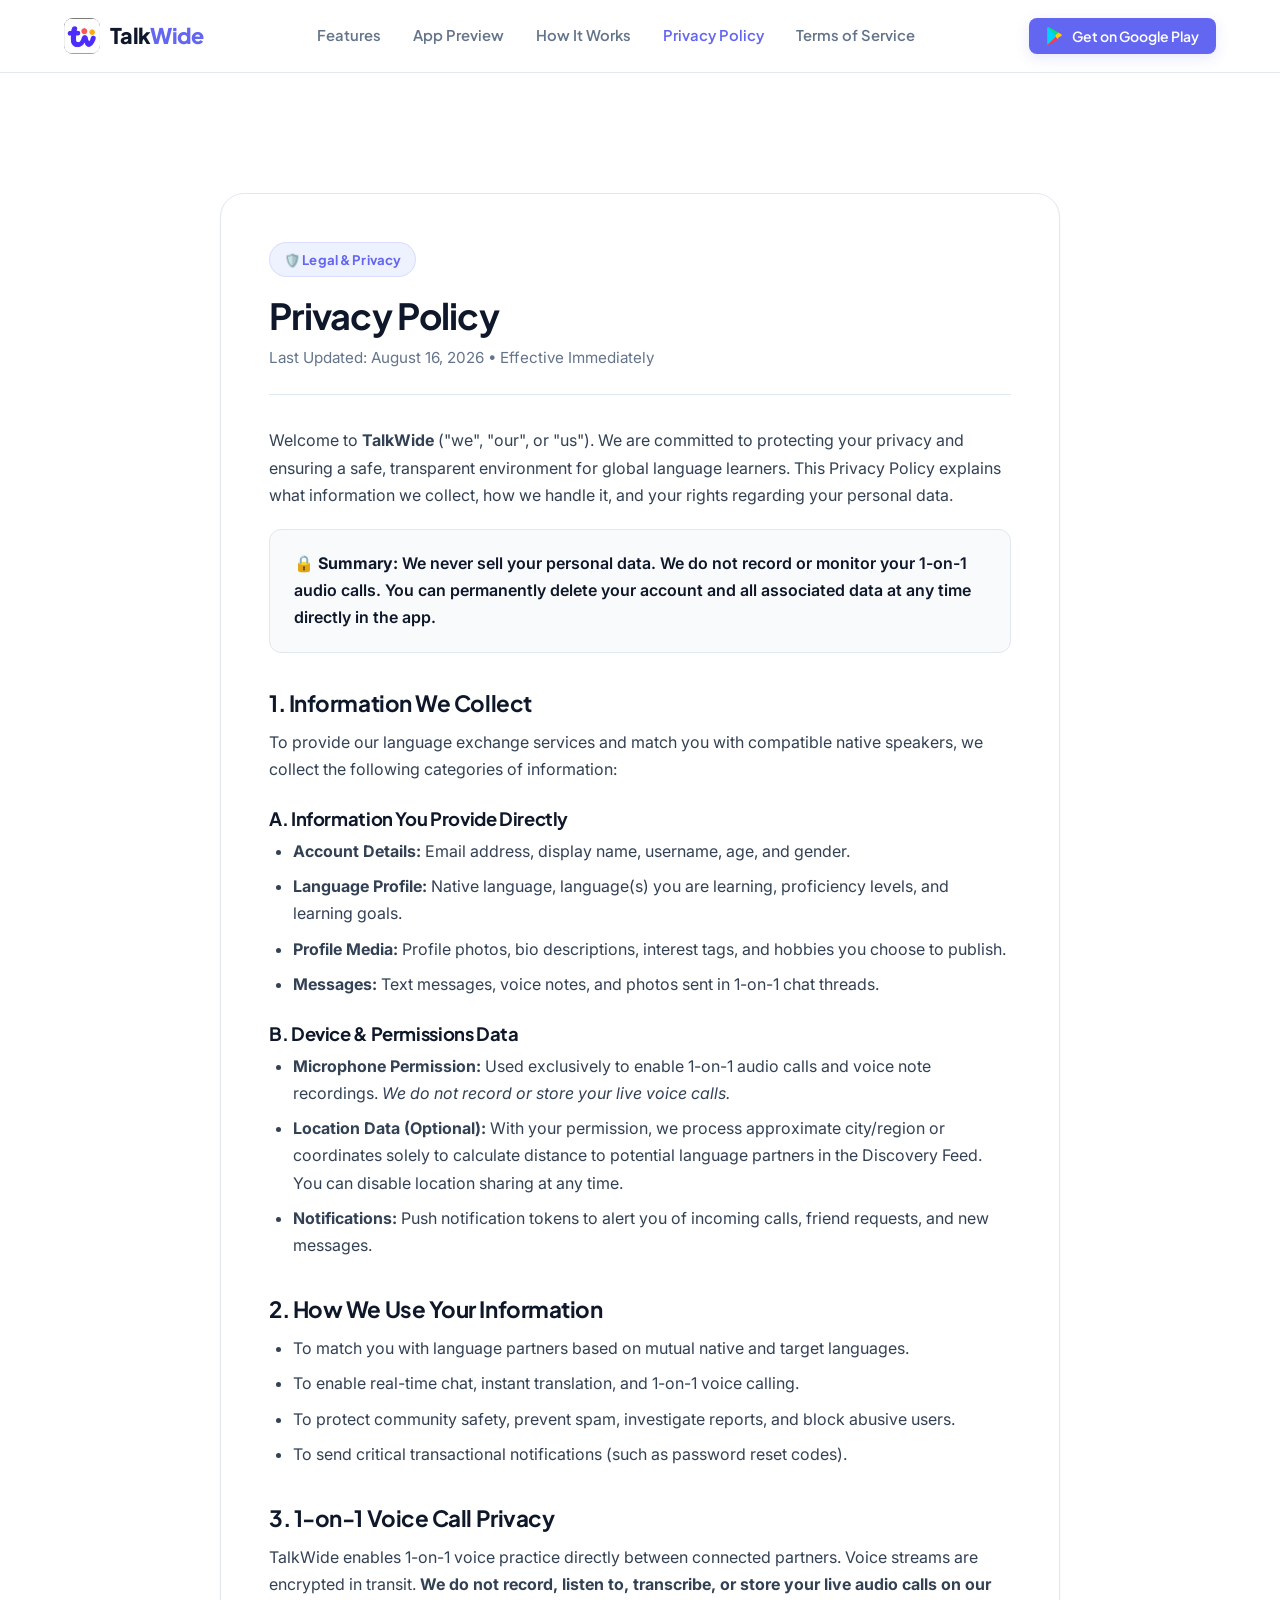
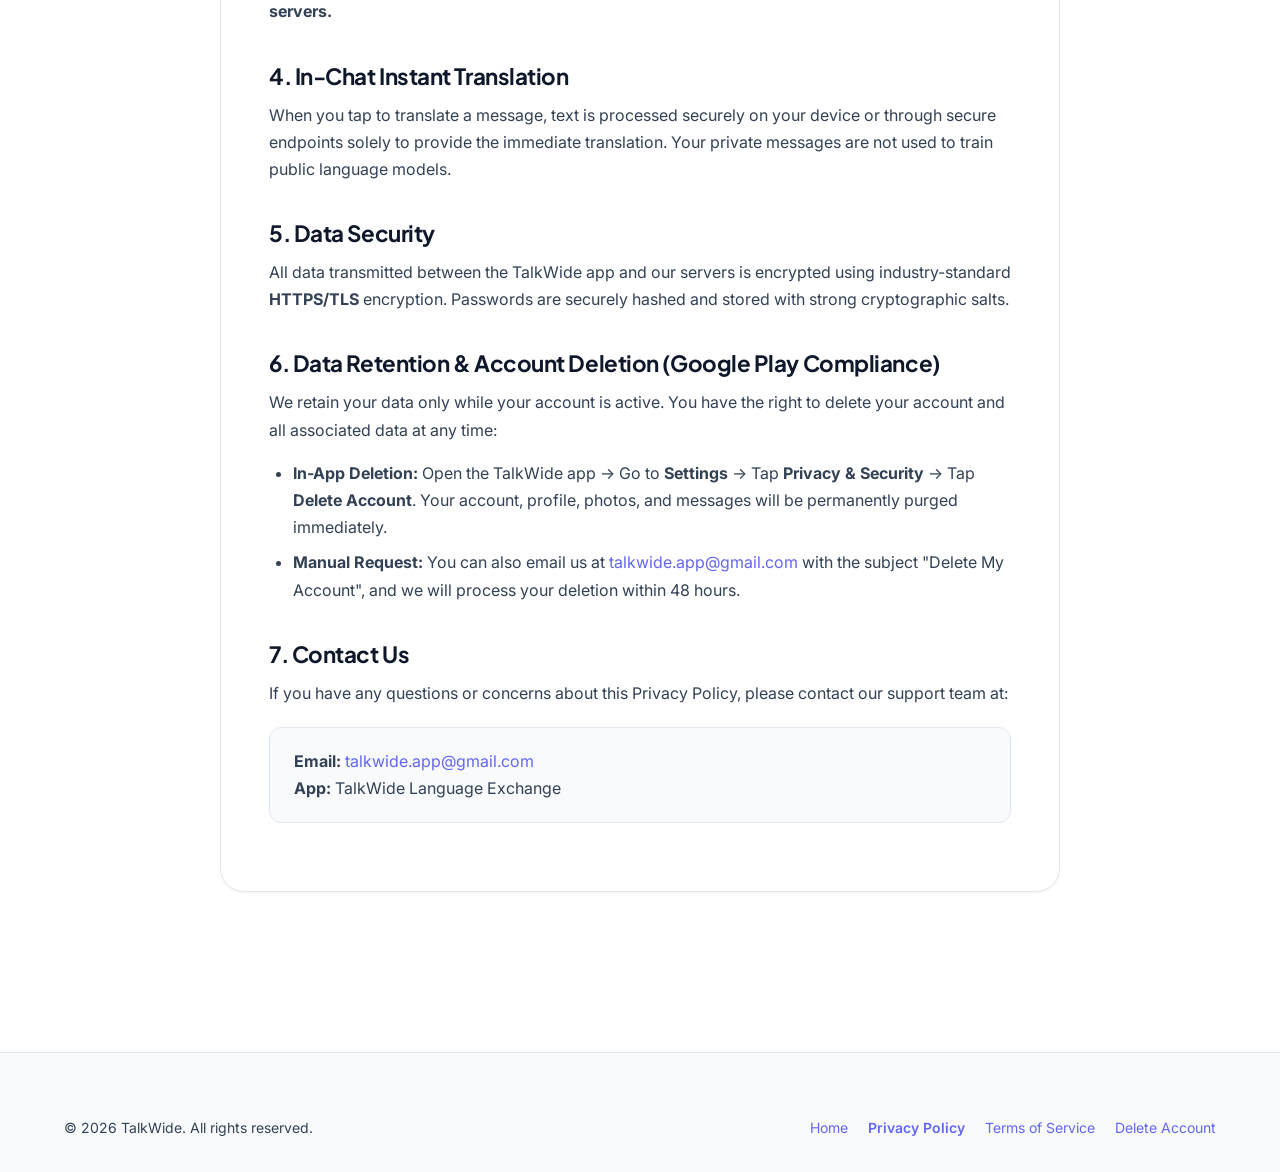
<file: privacy.html>
<!DOCTYPE html>
<html lang="en">
<head>
  <meta charset="UTF-8">
  <meta name="viewport" content="width=device-width, initial-scale=1.0">
  
  <title>Privacy Policy — TalkWide Language Exchange</title>
  <meta name="title" content="Privacy Policy — TalkWide Language Exchange">
  <meta name="description" content="TalkWide Privacy Policy: Learn how we protect your personal data, audio calls, location, and account deletion rights.">
  <meta name="robots" content="index, follow">
  <link rel="canonical" href="https://talkwide.com/privacy.html">

  <!-- Favicon -->
  <link rel="icon" type="image/png" href="assets/images/app_logo.png">

  <!-- Fonts: Plus Jakarta Sans & Inter -->
  <link rel="preconnect" href="https://fonts.googleapis.com">
  <link rel="preconnect" href="https://fonts.gstatic.com" crossorigin>
  <link href="https://fonts.googleapis.com/css2?family=Plus+Jakarta+Sans:wght@500;600;700;800;900&family=Inter:wght@400;500;600;700&display=swap" rel="stylesheet">

  <link rel="stylesheet" href="css/styles.css">
</head>
<body>

  <!-- Navbar -->
  <header class="navbar">
    <div class="container nav-container">
      <a href="index.html" class="brand-logo" aria-label="TalkWide Home">
        <img src="assets/images/app_logo.png" alt="TalkWide Logo" width="36" height="36">
        <span>Talk<span class="brand-highlight">Wide</span></span>
      </a>

      <nav>
        <ul class="nav-links">
          <li><a href="index.html#features">Features</a></li>
          <li><a href="index.html#demo">App Preview</a></li>
          <li><a href="index.html#how-it-works">How It Works</a></li>
          <li><a href="privacy.html" class="active">Privacy Policy</a></li>
          <li><a href="terms.html">Terms of Service</a></li>
        </ul>
      </nav>

      <div class="nav-actions">
        <a href="https://play.google.com/store/apps/details?id=com.langexchange.lang_exchange_app" target="_blank" rel="noopener noreferrer" class="btn btn-primary btn-sm btn-nav-playstore">
          <svg width="18" height="18" viewBox="0 0 512 512" fill="none">
            <path d="M47.4 12.3C37.3 18.2 32 29.5 32 44.5V467.5c0 15 5.3 26.3 15.4 32.2l4.8 2.8L270.8 284v-56L52.2 9.5l-4.8 2.8z" fill="#00D3FF"/>
            <path d="M344.6 357.7l-73.8-73.7v-56l73.8-73.7 1.8 1 87.2 49.5c24.8 14.1 24.8 37.3 0 51.5l-87.2 49.5-1.8 1.9z" fill="#FFCE00"/>
            <path d="M270.8 284L52.2 502.5c8.3 8.7 21.8 9.9 36.8 1.4l255.6-146.2-73.8-73.7z" fill="#FF3A44"/>
            <path d="M270.8 228l73.8-73.7L89 8.1C74-.4 60.5.8 52.2 9.5L270.8 228z" fill="#00E676"/>
          </svg>
          <span>Get on Google Play</span>
        </a>
      </div>
    </div>
  </header>

  <main class="section">
    <div class="container">
      <div class="legal-container">
        <div class="legal-header">
          <div class="badge-pill">
            <span>🛡️ Legal & Privacy</span>
          </div>
          <h1>Privacy Policy</h1>
          <p>Last Updated: August 16, 2026 • Effective Immediately</p>
        </div>

        <div class="legal-body">
          <p>
            Welcome to <strong>TalkWide</strong> ("we", "our", or "us"). We are committed to protecting your privacy and ensuring a safe, transparent environment for global language learners. This Privacy Policy explains what information we collect, how we handle it, and your rights regarding your personal data.
          </p>

          <div class="legal-card-box">
            <p style="margin-bottom:0; font-weight:600; color:var(--text-main);">
              🔒 <strong>Summary:</strong> We never sell your personal data. We do not record or monitor your 1-on-1 audio calls. You can permanently delete your account and all associated data at any time directly in the app.
            </p>
          </div>

          <h2>1. Information We Collect</h2>
          <p>To provide our language exchange services and match you with compatible native speakers, we collect the following categories of information:</p>

          <h3>A. Information You Provide Directly</h3>
          <ul>
            <li><strong>Account Details:</strong> Email address, display name, username, age, and gender.</li>
            <li><strong>Language Profile:</strong> Native language, language(s) you are learning, proficiency levels, and learning goals.</li>
            <li><strong>Profile Media:</strong> Profile photos, bio descriptions, interest tags, and hobbies you choose to publish.</li>
            <li><strong>Messages:</strong> Text messages, voice notes, and photos sent in 1-on-1 chat threads.</li>
          </ul>

          <h3>B. Device & Permissions Data</h3>
          <ul>
            <li><strong>Microphone Permission:</strong> Used exclusively to enable 1-on-1 audio calls and voice note recordings. <em>We do not record or store your live voice calls.</em></li>
            <li><strong>Location Data (Optional):</strong> With your permission, we process approximate city/region or coordinates solely to calculate distance to potential language partners in the Discovery Feed. You can disable location sharing at any time.</li>
            <li><strong>Notifications:</strong> Push notification tokens to alert you of incoming calls, friend requests, and new messages.</li>
          </ul>

          <h2>2. How We Use Your Information</h2>
          <ul>
            <li>To match you with language partners based on mutual native and target languages.</li>
            <li>To enable real-time chat, instant translation, and 1-on-1 voice calling.</li>
            <li>To protect community safety, prevent spam, investigate reports, and block abusive users.</li>
            <li>To send critical transactional notifications (such as password reset codes).</li>
          </ul>

          <h2>3. 1-on-1 Voice Call Privacy</h2>
          <p>
            TalkWide enables 1-on-1 voice practice directly between connected partners. Voice streams are encrypted in transit. <strong>We do not record, listen to, transcribe, or store your live audio calls on our servers.</strong>
          </p>

          <h2>4. In-Chat Instant Translation</h2>
          <p>
            When you tap to translate a message, text is processed securely on your device or through secure endpoints solely to provide the immediate translation. Your private messages are not used to train public language models.
          </p>

          <h2>5. Data Security</h2>
          <p>
            All data transmitted between the TalkWide app and our servers is encrypted using industry-standard <strong>HTTPS/TLS</strong> encryption. Passwords are securely hashed and stored with strong cryptographic salts.
          </p>

          <h2 id="data-deletion">6. Data Retention & Account Deletion (Google Play Compliance)</h2>
          <p>
            We retain your data only while your account is active. You have the right to delete your account and all associated data at any time:
          </p>
          <ul>
            <li><strong>In-App Deletion:</strong> Open the TalkWide app → Go to <strong>Settings</strong> → Tap <strong>Privacy & Security</strong> → Tap <strong>Delete Account</strong>. Your account, profile, photos, and messages will be permanently purged immediately.</li>
            <li><strong>Manual Request:</strong> You can also email us at <a href="mailto:talkwide.app@gmail.com">talkwide.app@gmail.com</a> with the subject "Delete My Account", and we will process your deletion within 48 hours.</li>
          </ul>

          <h2>7. Contact Us</h2>
          <p>If you have any questions or concerns about this Privacy Policy, please contact our support team at:</p>
          <div class="legal-card-box">
            <p style="margin-bottom:0;">
              <strong>Email:</strong> <a href="mailto:talkwide.app@gmail.com">talkwide.app@gmail.com</a><br>
              <strong>App:</strong> TalkWide Language Exchange
            </p>
          </div>
        </div>
      </div>
    </div>
  </main>

  <footer class="footer">
    <div class="container">
      <div class="footer-bottom" style="border-top:none; padding-top:0;">
        <p>&copy; <span class="current-year">2026</span> TalkWide. All rights reserved.</p>
        <div style="display:flex; gap:20px; flex-wrap: wrap;">
          <a href="index.html">Home</a>
          <a href="privacy.html" style="color:var(--primary); font-weight:600;">Privacy Policy</a>
          <a href="terms.html">Terms of Service</a>
          <a href="delete-account.html">Delete Account</a>
        </div>
      </div>
    </div>
  </footer>

  <script src="js/main.js"></script>
</body>
</html>
</file>
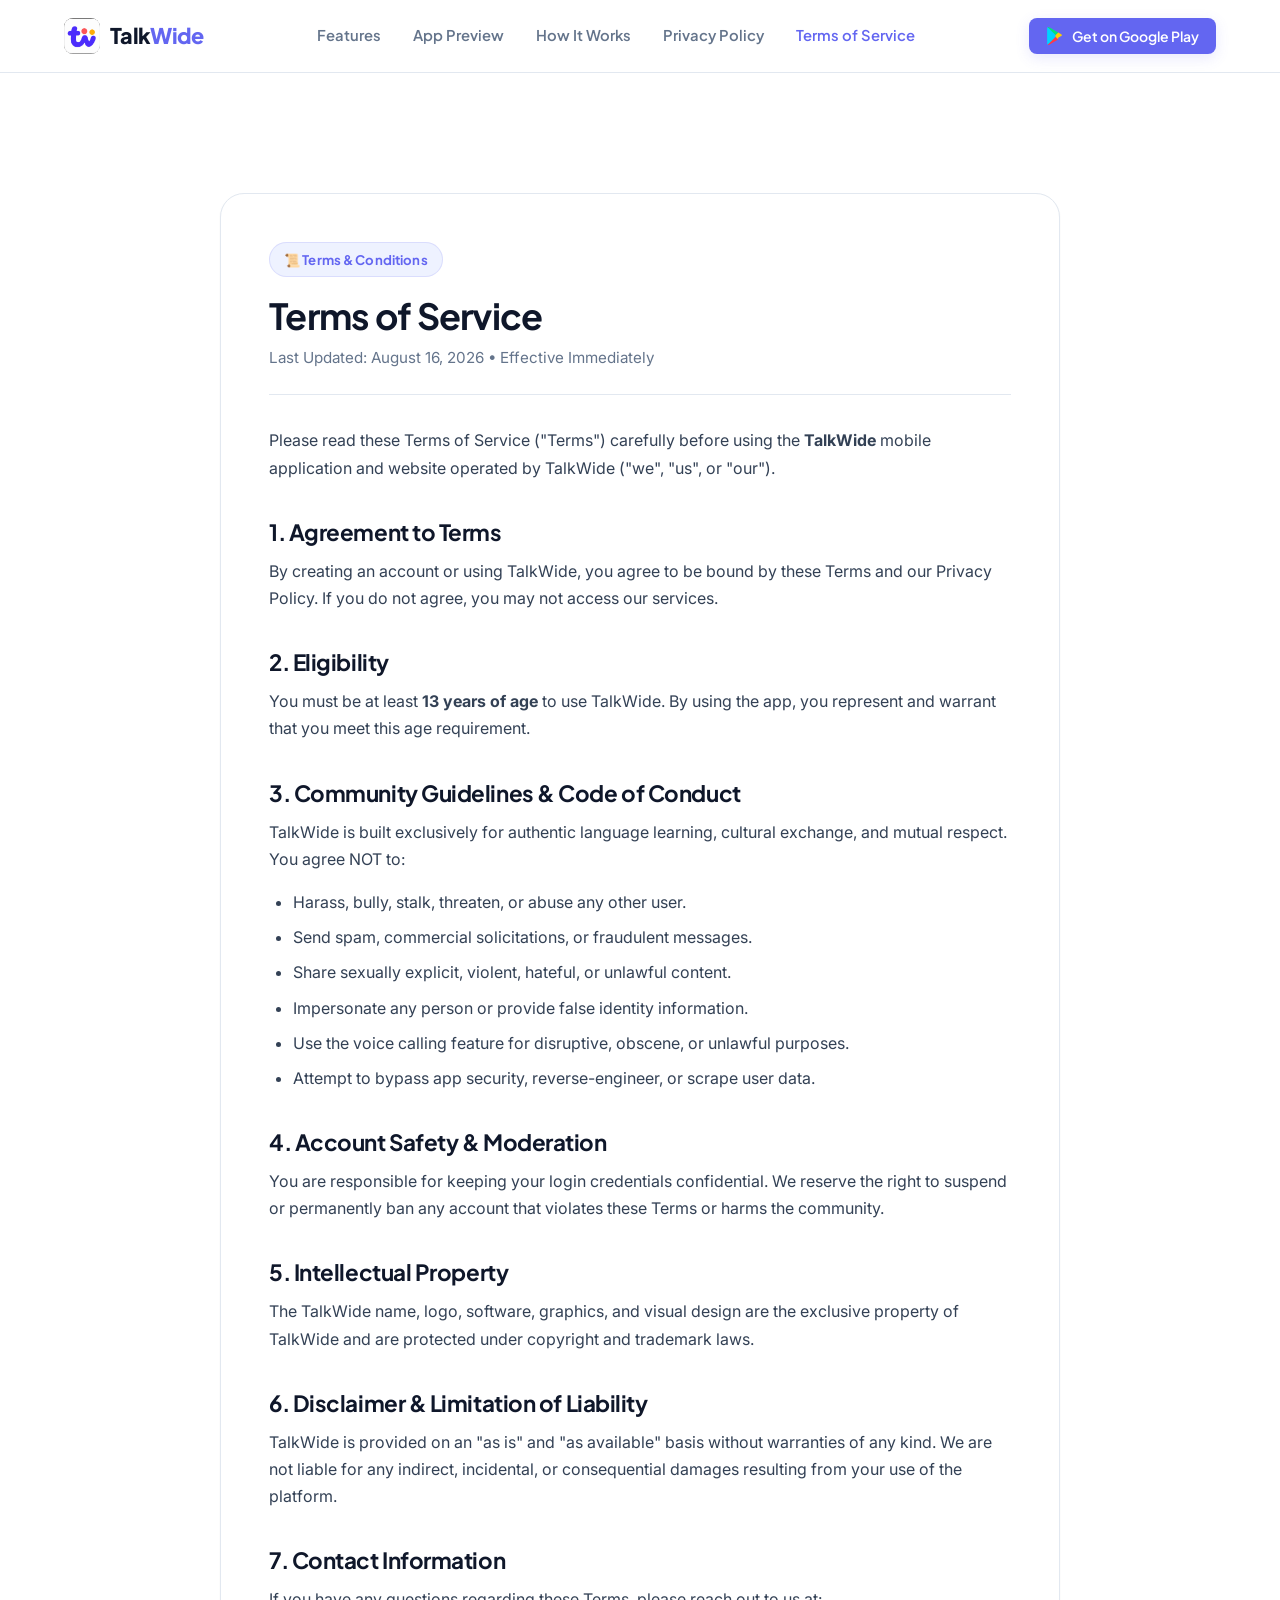
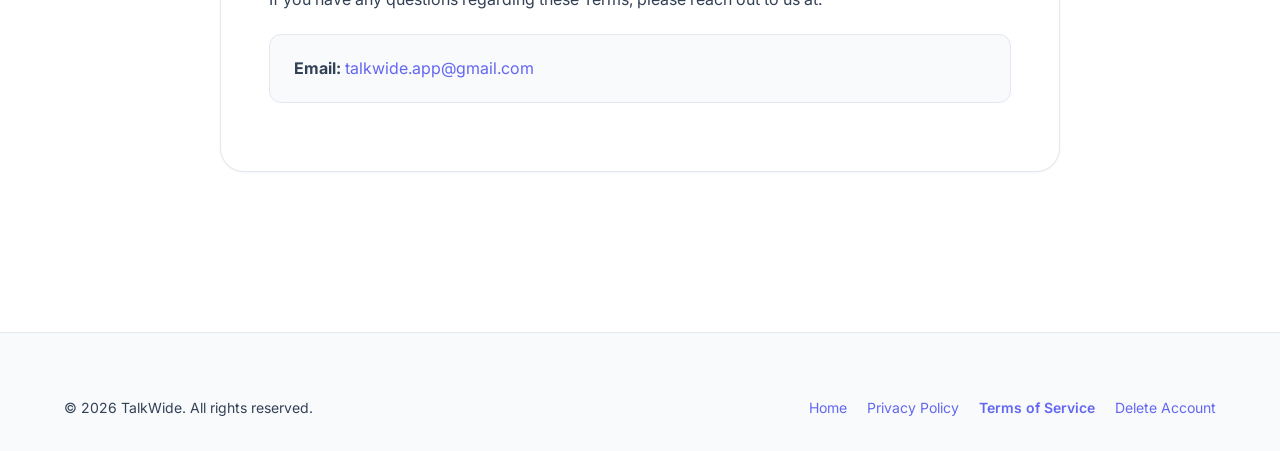
<file: terms.html>
<!DOCTYPE html>
<html lang="en">
<head>
  <meta charset="UTF-8">
  <meta name="viewport" content="width=device-width, initial-scale=1.0">
  
  <title>Terms of Service — TalkWide Language Exchange</title>
  <meta name="title" content="Terms of Service — TalkWide Language Exchange">
  <meta name="description" content="TalkWide Terms of Service and Community Guidelines. Read our rules on acceptable use, user conduct, and account safety.">
  <meta name="robots" content="index, follow">
  <link rel="canonical" href="https://talkwide.com/terms.html">

  <link rel="icon" type="image/png" href="assets/images/app_logo.png">

  <!-- Fonts: Plus Jakarta Sans & Inter -->
  <link rel="preconnect" href="https://fonts.googleapis.com">
  <link rel="preconnect" href="https://fonts.gstatic.com" crossorigin>
  <link href="https://fonts.googleapis.com/css2?family=Plus+Jakarta+Sans:wght@500;600;700;800;900&family=Inter:wght@400;500;600;700&display=swap" rel="stylesheet">

  <link rel="stylesheet" href="css/styles.css">
</head>
<body>

  <!-- Navbar -->
  <header class="navbar">
    <div class="container nav-container">
      <a href="index.html" class="brand-logo" aria-label="TalkWide Home">
        <img src="assets/images/app_logo.png" alt="TalkWide Logo" width="36" height="36">
        <span>Talk<span class="brand-highlight">Wide</span></span>
      </a>

      <nav>
        <ul class="nav-links">
          <li><a href="index.html#features">Features</a></li>
          <li><a href="index.html#demo">App Preview</a></li>
          <li><a href="index.html#how-it-works">How It Works</a></li>
          <li><a href="privacy.html">Privacy Policy</a></li>
          <li><a href="terms.html" class="active">Terms of Service</a></li>
        </ul>
      </nav>

      <div class="nav-actions">
        <a href="https://play.google.com/store/apps/details?id=com.langexchange.lang_exchange_app" target="_blank" rel="noopener noreferrer" class="btn btn-primary btn-sm btn-nav-playstore">
          <svg width="18" height="18" viewBox="0 0 512 512" fill="none">
            <path d="M47.4 12.3C37.3 18.2 32 29.5 32 44.5V467.5c0 15 5.3 26.3 15.4 32.2l4.8 2.8L270.8 284v-56L52.2 9.5l-4.8 2.8z" fill="#00D3FF"/>
            <path d="M344.6 357.7l-73.8-73.7v-56l73.8-73.7 1.8 1 87.2 49.5c24.8 14.1 24.8 37.3 0 51.5l-87.2 49.5-1.8 1.9z" fill="#FFCE00"/>
            <path d="M270.8 284L52.2 502.5c8.3 8.7 21.8 9.9 36.8 1.4l255.6-146.2-73.8-73.7z" fill="#FF3A44"/>
            <path d="M270.8 228l73.8-73.7L89 8.1C74-.4 60.5.8 52.2 9.5L270.8 228z" fill="#00E676"/>
          </svg>
          <span>Get on Google Play</span>
        </a>
      </div>
    </div>
  </header>

  <main class="section">
    <div class="container">
      <div class="legal-container">
        <div class="legal-header">
          <div class="badge-pill">
            <span>📜 Terms & Conditions</span>
          </div>
          <h1>Terms of Service</h1>
          <p>Last Updated: August 16, 2026 • Effective Immediately</p>
        </div>

        <div class="legal-body">
          <p>
            Please read these Terms of Service ("Terms") carefully before using the <strong>TalkWide</strong> mobile application and website operated by TalkWide ("we", "us", or "our").
          </p>

          <h2>1. Agreement to Terms</h2>
          <p>
            By creating an account or using TalkWide, you agree to be bound by these Terms and our Privacy Policy. If you do not agree, you may not access our services.
          </p>

          <h2>2. Eligibility</h2>
          <p>
            You must be at least <strong>13 years of age</strong> to use TalkWide. By using the app, you represent and warrant that you meet this age requirement.
          </p>

          <h2>3. Community Guidelines & Code of Conduct</h2>
          <p>TalkWide is built exclusively for authentic language learning, cultural exchange, and mutual respect. You agree NOT to:</p>
          <ul>
            <li>Harass, bully, stalk, threaten, or abuse any other user.</li>
            <li>Send spam, commercial solicitations, or fraudulent messages.</li>
            <li>Share sexually explicit, violent, hateful, or unlawful content.</li>
            <li>Impersonate any person or provide false identity information.</li>
            <li>Use the voice calling feature for disruptive, obscene, or unlawful purposes.</li>
            <li>Attempt to bypass app security, reverse-engineer, or scrape user data.</li>
          </ul>

          <h2>4. Account Safety & Moderation</h2>
          <p>
            You are responsible for keeping your login credentials confidential. We reserve the right to suspend or permanently ban any account that violates these Terms or harms the community.
          </p>

          <h2>5. Intellectual Property</h2>
          <p>
            The TalkWide name, logo, software, graphics, and visual design are the exclusive property of TalkWide and are protected under copyright and trademark laws.
          </p>

          <h2>6. Disclaimer & Limitation of Liability</h2>
          <p>
            TalkWide is provided on an "as is" and "as available" basis without warranties of any kind. We are not liable for any indirect, incidental, or consequential damages resulting from your use of the platform.
          </p>

          <h2>7. Contact Information</h2>
          <p>If you have any questions regarding these Terms, please reach out to us at:</p>
          <div class="legal-card-box">
            <p style="margin-bottom:0;">
              <strong>Email:</strong> <a href="mailto:talkwide.app@gmail.com">talkwide.app@gmail.com</a>
            </p>
          </div>
        </div>
      </div>
    </div>
  </main>

  <footer class="footer">
    <div class="container">
      <div class="footer-bottom" style="border-top:none; padding-top:0;">
        <p>&copy; <span class="current-year">2026</span> TalkWide. All rights reserved.</p>
        <div style="display:flex; gap:20px; flex-wrap: wrap;">
          <a href="index.html">Home</a>
          <a href="privacy.html">Privacy Policy</a>
          <a href="terms.html" style="color:var(--primary); font-weight:600;">Terms of Service</a>
          <a href="delete-account.html">Delete Account</a>
        </div>
      </div>
    </div>
  </footer>

  <script src="js/main.js"></script>
</body>
</html>
</file>
<file: css/styles.css>
/* ==========================================================================
   TalkWide — Modern, Clean & Authentic Light Mode Stylesheet
   ========================================================================== */

:root {
  /* Brand Palette */
  --primary: #6366F1;
  --primary-hover: #4F46E5;
  --primary-light: #EEF2FF;
  --primary-glow: rgba(99, 102, 241, 0.15);

  --accent-purple: #7C3AED;
  --accent-coral: #F97316;
  --accent-coral-light: #FFF7ED;
  --accent-green: #10B981;
  --accent-green-light: #ECFDF5;
  --accent-blue: #0284C7;
  --accent-blue-light: #F0F9FF;

  /* Surfaces & Backgrounds (Pure Light Mode) */
  --bg-body: #FFFFFF;
  --bg-subtle: #F8FAFC;
  --bg-card: #FFFFFF;
  --bg-elevated: #F1F5F9;

  /* Typography Colors */
  --text-main: #0F172A;
  --text-body: #334155;
  --text-muted: #64748B;
  --text-inverse: #FFFFFF;

  /* Borders & Dividers */
  --border-light: #E2E8F0;
  --border-subtle: #F1F5F9;
  --border-focus: #818CF8;

  /* Shadows */
  --shadow-sm: 0 1px 2px 0 rgba(15, 23, 42, 0.05);
  --shadow-md: 0 4px 12px -1px rgba(15, 23, 42, 0.07), 0 2px 4px -1px rgba(15, 23, 42, 0.04);
  --shadow-lg: 0 12px 30px -4px rgba(15, 23, 42, 0.08), 0 4px 10px -2px rgba(15, 23, 42, 0.03);
  --shadow-xl: 0 20px 40px -6px rgba(15, 23, 42, 0.12), 0 8px 16px -4px rgba(15, 23, 42, 0.04);

  /* Radii */
  --radius-sm: 8px;
  --radius-md: 12px;
  --radius-lg: 18px;
  --radius-xl: 24px;
  --radius-full: 9999px;

  /* Typography */
  --font-heading: 'Plus Jakarta Sans', -apple-system, BlinkMacSystemFont, 'Segoe UI', Roboto, sans-serif;
  --font-body: 'Inter', -apple-system, BlinkMacSystemFont, 'Segoe UI', Roboto, sans-serif;

  /* Transitions */
  --transition: all 0.2s cubic-bezier(0.16, 1, 0.3, 1);
}

/* Reset & Box Sizing */
*, *::before, *::after {
  box-sizing: border-box;
  margin: 0;
  padding: 0;
}

html {
  scroll-behavior: smooth;
  font-size: 16px;
  -webkit-text-size-adjust: 100%;
}

body {
  font-family: var(--font-body);
  background-color: var(--bg-body);
  color: var(--text-body);
  line-height: 1.6;
  font-weight: 400;
  overflow-x: hidden;
  -webkit-font-smoothing: antialiased;
  -moz-osx-font-smoothing: grayscale;
}

/* Typography Base */
h1, h2, h3, h4, h5, h6 {
  font-family: var(--font-heading);
  color: var(--text-main);
  font-weight: 700;
  line-height: 1.25;
  letter-spacing: -0.02em;
}

p {
  color: var(--text-body);
}

a {
  color: var(--primary);
  text-decoration: none;
  transition: var(--transition);
}

a:hover {
  color: var(--primary-hover);
}

img {
  max-width: 100%;
  height: auto;
  display: block;
}

/* Container */
.container {
  width: 100%;
  max-width: 1200px;
  margin-left: auto;
  margin-right: auto;
  padding-left: 24px;
  padding-right: 24px;
}

/* Buttons */
.btn {
  display: inline-flex;
  align-items: center;
  justify-content: center;
  gap: 8px;
  padding: 12px 24px;
  font-family: var(--font-heading);
  font-size: 0.95rem;
  font-weight: 600;
  border-radius: var(--radius-md);
  border: 1px solid transparent;
  cursor: pointer;
  transition: var(--transition);
  text-align: center;
  line-height: 1.2;
}

.btn-primary {
  background-color: var(--primary);
  color: #FFFFFF !important;
  box-shadow: 0 4px 14px var(--primary-glow);
}

.btn-primary:hover {
  background-color: var(--primary-hover);
  transform: translateY(-1px);
  box-shadow: 0 6px 20px rgba(99, 102, 241, 0.25);
}

.btn-secondary {
  background-color: #FFFFFF;
  color: var(--text-main);
  border-color: var(--border-light);
  box-shadow: var(--shadow-sm);
}

.btn-secondary:hover {
  background-color: var(--bg-subtle);
  border-color: #CBD5E1;
  transform: translateY(-1px);
}

.btn-lg {
  padding: 14px 28px;
  font-size: 1.05rem;
  border-radius: var(--radius-md);
}

.btn-sm {
  padding: 8px 16px;
  font-size: 0.875rem;
  border-radius: var(--radius-sm);
}

/* Badges & Pills */
.badge-pill {
  display: inline-flex;
  align-items: center;
  gap: 6px;
  padding: 6px 14px;
  background-color: var(--primary-light);
  color: var(--primary);
  border-radius: var(--radius-full);
  font-family: var(--font-heading);
  font-size: 0.825rem;
  font-weight: 700;
  letter-spacing: 0.01em;
  margin-bottom: 16px;
  border: 1px solid rgba(99, 102, 241, 0.15);
}

.badge-pill.coral {
  background-color: var(--accent-coral-light);
  color: var(--accent-coral);
  border-color: rgba(249, 115, 22, 0.2);
}

.badge-pill.green {
  background-color: var(--accent-green-light);
  color: var(--accent-green);
  border-color: rgba(16, 185, 129, 0.2);
}

/* Google Play Store Badge Button */
.btn-playstore {
  display: inline-flex;
  align-items: center;
  gap: 12px;
  background: linear-gradient(135deg, #0F172A 0%, #1E293B 100%);
  color: #FFFFFF !important;
  border: 1px solid rgba(255, 255, 255, 0.2);
  border-radius: var(--radius-md);
  padding: 10px 22px;
  text-decoration: none;
  font-family: var(--font-heading);
  box-shadow: 0 4px 18px rgba(15, 23, 42, 0.35);
  transition: all 0.25s cubic-bezier(0.16, 1, 0.3, 1);
  position: relative;
  overflow: hidden;
}

.btn-playstore::before {
  content: '';
  position: absolute;
  top: 0;
  left: -100%;
  width: 100%;
  height: 100%;
  background: linear-gradient(90deg, transparent, rgba(255, 255, 255, 0.15), transparent);
  transition: left 0.6s ease;
}

.btn-playstore:hover::before {
  left: 100%;
}

.btn-playstore:hover {
  background: linear-gradient(135deg, #1E293B 0%, #334155 100%);
  transform: translateY(-2px);
  box-shadow: 0 8px 24px rgba(99, 102, 241, 0.35);
  border-color: rgba(99, 102, 241, 0.5);
}

.btn-playstore svg {
  flex-shrink: 0;
}

.btn-playstore-text {
  display: flex;
  flex-direction: column;
  align-items: flex-start;
  text-align: left;
  line-height: 1.15;
}

.btn-playstore-text small {
  font-size: 0.68rem;
  font-weight: 600;
  text-transform: uppercase;
  letter-spacing: 0.08em;
  color: #94A3B8;
}

.btn-playstore-text strong {
  font-size: 1.15rem;
  font-weight: 800;
  color: #FFFFFF;
  letter-spacing: -0.01em;
}

.btn-playstore-hero {
  padding: 12px 26px;
}

.btn-nav-playstore {
  display: inline-flex;
  align-items: center;
  justify-content: center;
  gap: 8px;
  text-decoration: none;
  white-space: nowrap;
  flex-shrink: 0;
  padding: 8px 16px;
  font-size: 0.875rem;
  border-radius: var(--radius-sm);
  transition: var(--transition);
}

.pulse-dot {
  width: 8px;
  height: 8px;
  background-color: #10B981;
  border-radius: 50%;
  display: inline-block;
  box-shadow: 0 0 0 0 rgba(16, 185, 129, 0.7);
  animation: pulseGreen 1.8s infinite;
  flex-shrink: 0;
}

@keyframes pulseGreen {
  0% {
    transform: scale(0.95);
    box-shadow: 0 0 0 0 rgba(16, 185, 129, 0.7);
  }
  70% {
    transform: scale(1);
    box-shadow: 0 0 0 7px rgba(16, 185, 129, 0);
  }
  100% {
    transform: scale(0.95);
    box-shadow: 0 0 0 0 rgba(16, 185, 129, 0);
  }
}

/* Sticky Navbar */
.navbar {
  position: sticky;
  top: 0;
  z-index: 1000;
  background-color: rgba(255, 255, 255, 0.95);
  backdrop-filter: blur(12px);
  -webkit-backdrop-filter: blur(12px);
  border-bottom: 1px solid var(--border-light);
  transition: var(--transition);
}

.nav-container {
  display: flex;
  align-items: center;
  justify-content: space-between;
  height: 72px;
  gap: 16px;
}

.brand-logo {
  display: flex;
  align-items: center;
  gap: 10px;
  text-decoration: none;
  flex-shrink: 0;
  white-space: nowrap;
}

.brand-logo img {
  width: 36px;
  height: 36px;
  border-radius: 9px;
  flex-shrink: 0;
}

.brand-logo span {
  font-family: var(--font-heading);
  font-size: 1.35rem;
  font-weight: 800;
  color: var(--text-main);
  letter-spacing: -0.03em;
  white-space: nowrap;
}

.brand-logo .brand-highlight {
  color: var(--primary);
}

.nav-links {
  display: flex;
  align-items: center;
  gap: 32px;
  list-style: none;
}

.nav-links a {
  font-family: var(--font-heading);
  font-size: 0.925rem;
  font-weight: 600;
  color: var(--text-muted);
}

.nav-links a:hover,
.nav-links a.active {
  color: var(--primary);
}

.nav-actions {
  display: flex;
  align-items: center;
  gap: 12px;
  flex-shrink: 0;
}

/* Mobile Nav Toggle */
.mobile-menu-btn {
  display: none;
  flex-direction: column;
  justify-content: center;
  gap: 5px;
  width: 40px;
  height: 40px;
  background: transparent;
  border: 1px solid var(--border-light);
  border-radius: var(--radius-sm);
  cursor: pointer;
  padding: 8px;
  flex-shrink: 0;
}

.mobile-menu-btn span {
  display: block;
  height: 2px;
  width: 100%;
  background-color: var(--text-main);
  border-radius: 2px;
  transition: var(--transition);
}

.mobile-nav {
  display: none;
  position: absolute;
  top: 72px;
  left: 0;
  right: 0;
  background: #FFFFFF;
  border-bottom: 1px solid var(--border-light);
  box-shadow: var(--shadow-lg);
  padding: 24px;
  flex-direction: column;
  gap: 16px;
}

.mobile-nav.active {
  display: flex;
}

.mobile-nav-links {
  list-style: none;
  display: flex;
  flex-direction: column;
  gap: 14px;
}

.mobile-nav-links a {
  font-family: var(--font-heading);
  font-size: 1.05rem;
  font-weight: 600;
  color: var(--text-main);
}

/* Section Wrapper */
.section {
  padding: 80px 0;
}

.section-subtle {
  background-color: var(--bg-subtle);
  border-top: 1px solid var(--border-light);
  border-bottom: 1px solid var(--border-light);
}

.section-header {
  text-align: center;
  max-width: 680px;
  margin: 0 auto 56px auto;
}

.section-title {
  font-size: 2.25rem;
  font-weight: 800;
  margin-bottom: 16px;
}

.section-desc {
  font-size: 1.075rem;
  color: var(--text-muted);
  line-height: 1.6;
}

/* ==========================================================================
   Hero Section
   ========================================================================== */
.hero-section {
  padding: 64px 0 80px 0;
  background: linear-gradient(180deg, #FFFFFF 0%, #F8FAFC 100%);
  border-bottom: 1px solid var(--border-light);
}

.hero-grid {
  display: grid;
  grid-template-columns: 1.15fr 0.85fr;
  gap: 56px;
  align-items: center;
}

.hero-content {
  text-align: left;
}

.hero-title {
  font-size: 3.25rem;
  font-weight: 900;
  line-height: 1.15;
  margin-bottom: 20px;
  letter-spacing: -0.03em;
}

.hero-title span {
  color: var(--primary);
}

.hero-subtitle {
  font-size: 1.15rem;
  color: var(--text-body);
  line-height: 1.65;
  margin-bottom: 32px;
  max-width: 540px;
}

.hero-ctas {
  display: flex;
  align-items: center;
  gap: 16px;
  margin-bottom: 36px;
  flex-wrap: wrap;
}

.hero-trust-row {
  display: flex;
  align-items: center;
  gap: 24px;
  padding-top: 24px;
  border-top: 1px solid var(--border-light);
  flex-wrap: wrap;
}

.trust-item {
  display: flex;
  align-items: center;
  gap: 8px;
  font-size: 0.9rem;
  font-weight: 600;
  color: var(--text-muted);
}

.trust-item svg {
  color: var(--accent-green);
  flex-shrink: 0;
}

/* Authentic Hero Image Showcase */
.hero-image-wrapper {
  position: relative;
  display: flex;
  justify-content: center;
  align-items: center;
  width: 100%;
}

.hero-main-img {
  width: 100%;
  max-width: 480px;
  height: 440px;
  object-fit: cover;
  border-radius: var(--radius-xl);
  box-shadow: var(--shadow-xl);
  border: 1px solid var(--border-light);
}

.hero-floating-card {
  position: absolute;
  background: rgba(255, 255, 255, 0.98);
  backdrop-filter: blur(10px);
  -webkit-backdrop-filter: blur(10px);
  padding: 12px 18px;
  border-radius: var(--radius-lg);
  border: 1px solid var(--border-light);
  box-shadow: var(--shadow-lg);
  display: flex;
  align-items: center;
  gap: 12px;
  z-index: 2;
  transition: var(--transition);
}

.hero-floating-card:hover {
  transform: translateY(-2px);
  box-shadow: var(--shadow-xl);
}

.hero-floating-card.card-top {
  top: 20px;
  left: -24px;
}

.hero-floating-card.card-bottom {
  bottom: 24px;
  right: -24px;
}

.floating-icon {
  width: 40px;
  height: 40px;
  border-radius: var(--radius-md);
  display: flex;
  align-items: center;
  justify-content: center;
  flex-shrink: 0;
}

.floating-icon.green {
  background: var(--accent-green-light);
  color: var(--accent-green);
}

.floating-icon.purple {
  background: var(--primary-light);
  color: var(--primary);
}

.floating-text {
  display: flex;
  flex-direction: column;
  text-align: left;
}

.floating-label {
  font-size: 0.8rem;
  font-weight: 600;
  color: var(--text-muted);
}

.floating-value {
  font-size: 0.925rem;
  font-weight: 700;
  color: var(--text-main);
}

@media (max-width: 1024px) {
  .hero-floating-card.card-top {
    left: 0;
    top: 10px;
  }
  .hero-floating-card.card-bottom {
    right: 0;
    bottom: 10px;
  }
}

@media (max-width: 640px) {
  .hero-floating-card {
    display: none;
  }
  .hero-main-img {
    height: 320px;
  }
}

/* ==========================================================================
   Features Grid Section
   ========================================================================== */
.features-grid {
  display: grid;
  grid-template-columns: repeat(3, 1fr);
  gap: 28px;
}

.feature-card {
  background: #FFFFFF;
  border: 1px solid var(--border-light);
  border-radius: var(--radius-lg);
  padding: 32px 28px;
  box-shadow: var(--shadow-sm);
  transition: var(--transition);
  display: flex;
  flex-direction: column;
}

.feature-card:hover {
  transform: translateY(-3px);
  box-shadow: var(--shadow-md);
  border-color: #CBD5E1;
}

.feature-icon {
  width: 48px;
  height: 48px;
  border-radius: var(--radius-md);
  display: flex;
  align-items: center;
  justify-content: center;
  margin-bottom: 20px;
}

.feature-icon.purple { background-color: var(--primary-light); color: var(--primary); }
.feature-icon.coral { background-color: var(--accent-coral-light); color: var(--accent-coral); }
.feature-icon.green { background-color: var(--accent-green-light); color: var(--accent-green); }
.feature-icon.blue { background-color: var(--accent-blue-light); color: var(--accent-blue); }

.feature-card h3 {
  font-size: 1.25rem;
  font-weight: 700;
  margin-bottom: 10px;
}

.feature-card p {
  font-size: 0.95rem;
  color: var(--text-muted);
  line-height: 1.6;
}

/* ==========================================================================
   Interactive App Tour / Tabbed Section
   ========================================================================== */
.tour-container {
  background: #FFFFFF;
  border: 1px solid var(--border-light);
  border-radius: var(--radius-xl);
  box-shadow: var(--shadow-md);
  overflow: hidden;
}

.tour-tabs-nav {
  display: flex;
  border-bottom: 1px solid var(--border-light);
  background: var(--bg-subtle);
}

.tour-tab-btn {
  flex: 1;
  padding: 18px 24px;
  background: transparent;
  border: none;
  border-bottom: 3px solid transparent;
  font-family: var(--font-heading);
  font-size: 1rem;
  font-weight: 700;
  color: var(--text-muted);
  cursor: pointer;
  transition: var(--transition);
  display: flex;
  align-items: center;
  justify-content: center;
  gap: 8px;
}

.tour-tab-btn.active {
  color: var(--primary);
  background: #FFFFFF;
  border-bottom-color: var(--primary);
}

.tour-tab-btn:hover:not(.active) {
  color: var(--text-main);
  background: rgba(255, 255, 255, 0.6);
}

.tour-tab-panel {
  display: none;
  padding: 48px;
  grid-template-columns: 1fr 1fr;
  gap: 48px;
  align-items: center;
}

.tour-tab-panel.active {
  display: grid;
}

.tour-info h3 {
  font-size: 1.75rem;
  font-weight: 800;
  margin-bottom: 14px;
}

.tour-info p {
  font-size: 1.05rem;
  color: var(--text-muted);
  margin-bottom: 24px;
  line-height: 1.65;
}

.tour-checklist {
  list-style: none;
  display: flex;
  flex-direction: column;
  gap: 12px;
}

.tour-checklist li {
  display: flex;
  align-items: flex-start;
  gap: 10px;
  font-size: 0.95rem;
  font-weight: 500;
  color: var(--text-main);
}

.tour-checklist svg {
  color: var(--accent-green);
  flex-shrink: 0;
  margin-top: 2px;
}

.tour-image {
  background: var(--bg-subtle);
  border-radius: var(--radius-lg);
  border: 1px solid var(--border-light);
  overflow: hidden;
  box-shadow: var(--shadow-sm);
}

.tour-image img {
  width: 100%;
  height: 380px;
  object-fit: cover;
}

/* ==========================================================================
   How It Works Steps
   ========================================================================== */
.steps-grid {
  display: grid;
  grid-template-columns: repeat(3, 1fr);
  gap: 32px;
  position: relative;
}

.step-card {
  background: #FFFFFF;
  border: 1px solid var(--border-light);
  border-radius: var(--radius-lg);
  padding: 36px 28px;
  position: relative;
}

.step-number {
  width: 40px;
  height: 40px;
  border-radius: 50%;
  background: var(--primary);
  color: #FFFFFF;
  display: flex;
  align-items: center;
  justify-content: center;
  font-family: var(--font-heading);
  font-size: 1.1rem;
  font-weight: 800;
  margin-bottom: 20px;
}

.step-card h3 {
  font-size: 1.3rem;
  font-weight: 700;
  margin-bottom: 10px;
}

.step-card p {
  font-size: 0.95rem;
  color: var(--text-muted);
  line-height: 1.6;
}

/* ==========================================================================
   Safety & Trust Section
   ========================================================================== */
.safety-box {
  background: #FFFFFF;
  border: 1px solid var(--border-light);
  border-radius: var(--radius-xl);
  padding: 48px;
  display: grid;
  grid-template-columns: 1fr 1fr;
  gap: 40px;
  align-items: center;
}

.safety-points {
  display: flex;
  flex-direction: column;
  gap: 20px;
}

.safety-item {
  display: flex;
  gap: 16px;
}

.safety-item-icon {
  width: 36px;
  height: 36px;
  border-radius: var(--radius-sm);
  background: var(--accent-green-light);
  color: var(--accent-green);
  display: flex;
  align-items: center;
  justify-content: center;
  flex-shrink: 0;
}

.safety-item h4 {
  font-size: 1.05rem;
  font-weight: 700;
  margin-bottom: 4px;
}

.safety-item p {
  font-size: 0.9rem;
  color: var(--text-muted);
}

/* ==========================================================================
   FAQ Section (Accordion)
   ========================================================================== */
.faq-list {
  max-width: 760px;
  margin: 0 auto;
  display: flex;
  flex-direction: column;
  gap: 16px;
}

.faq-item {
  background: #FFFFFF;
  border: 1px solid var(--border-light);
  border-radius: var(--radius-md);
  overflow: hidden;
  transition: var(--transition);
}

.faq-item.active {
  border-color: #CBD5E1;
  box-shadow: var(--shadow-sm);
}

.faq-question {
  width: 100%;
  padding: 20px 24px;
  background: transparent;
  border: none;
  display: flex;
  align-items: center;
  justify-content: space-between;
  gap: 16px;
  text-align: left;
  font-family: var(--font-heading);
  font-size: 1.05rem;
  font-weight: 700;
  color: var(--text-main);
  cursor: pointer;
}

.faq-icon {
  font-size: 1.25rem;
  color: var(--text-muted);
  transition: transform 0.2s ease;
}

.faq-item.active .faq-icon {
  transform: rotate(45deg);
}

.faq-answer {
  display: none;
  padding: 0 24px 20px 24px;
  font-size: 0.95rem;
  color: var(--text-body);
  line-height: 1.65;
}

.faq-item.active .faq-answer {
  display: block;
}

/* ==========================================================================
   CTA Banner Section
   ========================================================================== */
.cta-banner {
  background: linear-gradient(135deg, #4F46E5 0%, #6366F1 50%, #7C3AED 100%);
  color: #FFFFFF;
  border-radius: var(--radius-xl);
  padding: 64px 40px;
  text-align: center;
  box-shadow: var(--shadow-xl);
}

.cta-banner h2 {
  color: #FFFFFF;
  font-size: 2.5rem;
  font-weight: 900;
  margin-bottom: 16px;
}

.cta-banner p {
  color: rgba(255, 255, 255, 0.9);
  font-size: 1.15rem;
  max-width: 580px;
  margin: 0 auto 32px auto;
}

/* ==========================================================================
   Footer
   ========================================================================== */
.footer {
  background-color: var(--bg-subtle);
  border-top: 1px solid var(--border-light);
  padding: 64px 0 32px 0;
}

.footer-grid {
  display: grid;
  grid-template-columns: 2fr 1fr 1fr 1fr;
  gap: 48px;
  margin-bottom: 48px;
}

.footer-brand p {
  font-size: 0.925rem;
  color: var(--text-muted);
  margin-top: 12px;
  max-width: 320px;
}

.footer-col h4 {
  font-size: 0.95rem;
  font-weight: 700;
  color: var(--text-main);
  text-transform: uppercase;
  letter-spacing: 0.05em;
  margin-bottom: 18px;
}

.footer-col ul {
  list-style: none;
  display: flex;
  flex-direction: column;
  gap: 10px;
}

.footer-col a {
  font-size: 0.9rem;
  color: var(--text-muted);
}

.footer-col a:hover {
  color: var(--primary);
}

.footer-bottom {
  padding-top: 32px;
  border-top: 1px solid var(--border-light);
  display: flex;
  justify-content: space-between;
  align-items: center;
  font-size: 0.875rem;
  color: var(--text-muted);
  flex-wrap: wrap;
  gap: 16px;
}

/* ==========================================================================
   Early Access & Waitlist Modal (100% Fully Responsive)
   ========================================================================== */
.modal-backdrop {
  position: fixed;
  top: 0;
  left: 0;
  width: 100vw;
  height: 100vh;
  background-color: rgba(15, 23, 42, 0.65);
  backdrop-filter: blur(8px);
  -webkit-backdrop-filter: blur(8px);
  z-index: 9999;
  display: flex;
  align-items: center;
  justify-content: center;
  padding: 16px;
  opacity: 0;
  visibility: hidden;
  transition: opacity 0.25s ease, visibility 0.25s ease;
}

.modal-backdrop.active {
  opacity: 1;
  visibility: visible;
}

.modal-card {
  background: #FFFFFF;
  border-radius: var(--radius-xl);
  box-shadow: var(--shadow-xl);
  border: 1px solid var(--border-light);
  width: 100%;
  max-width: 480px;
  max-height: 90vh;
  display: flex;
  flex-direction: column;
  position: relative;
  overflow: hidden;
  transform: translateY(20px) scale(0.96);
  transition: transform 0.25s cubic-bezier(0.16, 1, 0.3, 1);
}

.modal-backdrop.active .modal-card {
  transform: translateY(0) scale(1);
}

.modal-close-btn {
  position: absolute;
  top: 16px;
  right: 16px;
  width: 36px;
  height: 36px;
  border-radius: 50%;
  background: var(--bg-subtle);
  border: 1px solid var(--border-light);
  color: var(--text-muted);
  cursor: pointer;
  display: flex;
  align-items: center;
  justify-content: center;
  font-size: 1.25rem;
  line-height: 1;
  z-index: 10;
  transition: var(--transition);
}

.modal-close-btn:hover {
  background: #E2E8F0;
  color: var(--text-main);
}

.modal-scrollable-body {
  padding: 32px 28px;
  overflow-y: auto;
  -webkit-overflow-scrolling: touch;
  max-height: calc(90vh - 40px);
}

.modal-header {
  text-align: center;
  margin-bottom: 24px;
}

.modal-header h3 {
  font-size: 1.5rem;
  font-weight: 800;
  margin-top: 8px;
  margin-bottom: 8px;
}

.modal-header p {
  font-size: 0.925rem;
  color: var(--text-muted);
  line-height: 1.5;
}

.modal-form {
  display: flex;
  flex-direction: column;
  gap: 18px;
}

.form-group {
  display: flex;
  flex-direction: column;
  gap: 6px;
  text-align: left;
}

.form-group label {
  font-size: 0.875rem;
  font-weight: 700;
  color: var(--text-main);
}

.form-input {
  width: 100%;
  padding: 12px 14px;
  background: #FFFFFF;
  border: 1.5px solid var(--border-light);
  border-radius: var(--radius-md);
  font-family: var(--font-body);
  font-size: 0.95rem;
  color: var(--text-main);
  transition: var(--transition);
}

.form-input:focus {
  outline: none;
  border-color: var(--primary);
  box-shadow: 0 0 0 3px var(--primary-glow);
}

.form-submit-wrapper {
  margin-top: 8px;
  padding-bottom: 4px;
}

.modal-success-content {
  display: none;
  text-align: center;
  padding: 40px 24px;
}

.modal-success-content.active {
  display: block;
}

.success-icon {
  width: 56px;
  height: 56px;
  border-radius: 50%;
  background: var(--accent-green-light);
  color: var(--accent-green);
  display: inline-flex;
  align-items: center;
  justify-content: center;
  font-size: 1.75rem;
  font-weight: 900;
  margin-bottom: 16px;
}

/* ==========================================================================
   Legal Pages (Privacy Policy & Terms)
   ========================================================================== */
.legal-container {
  max-width: 840px;
  margin: 40px auto 80px auto;
  background: #FFFFFF;
  border: 1px solid var(--border-light);
  border-radius: var(--radius-xl);
  padding: 48px;
  box-shadow: var(--shadow-sm);
}

.legal-header {
  border-bottom: 1px solid var(--border-light);
  padding-bottom: 24px;
  margin-bottom: 32px;
}

.legal-header h1 {
  font-size: 2.25rem;
  margin-bottom: 8px;
}

.legal-header p {
  color: var(--text-muted);
  font-size: 0.95rem;
}

.legal-body h2 {
  font-size: 1.4rem;
  margin-top: 36px;
  margin-bottom: 12px;
}

.legal-body h3 {
  font-size: 1.15rem;
  margin-top: 24px;
  margin-bottom: 8px;
}

.legal-body p, .legal-body ul, .legal-body ol {
  font-size: 1rem;
  color: var(--text-body);
  line-height: 1.7;
  margin-bottom: 16px;
}

.legal-body ul, .legal-body ol {
  padding-left: 24px;
}

.legal-body li {
  margin-bottom: 8px;
}

.legal-card-box {
  background: var(--bg-subtle);
  border: 1px solid var(--border-light);
  border-radius: var(--radius-md);
  padding: 20px 24px;
  margin: 20px 0;
}

/* ==========================================================================
   Responsive Breakpoints for All Devices
   ========================================================================== */
@media (max-width: 1024px) {
  .hero-grid {
    grid-template-columns: 1fr;
    text-align: center;
    gap: 40px;
  }

  .hero-content {
    text-align: center;
  }

  .hero-subtitle {
    margin-left: auto;
    margin-right: auto;
  }

  .hero-ctas {
    justify-content: center;
  }

  .hero-trust-row {
    justify-content: center;
  }

  .features-grid {
    grid-template-columns: repeat(2, 1fr);
  }

  .tour-tab-panel {
    grid-template-columns: 1fr;
    padding: 32px;
  }

  .safety-box {
    grid-template-columns: 1fr;
    padding: 32px;
  }

  .footer-grid {
    grid-template-columns: 1fr 1fr;
    gap: 32px;
  }
}

@media (max-width: 768px) {
  .navbar {
    height: auto;
  }

  .nav-container {
    height: 64px;
    padding-left: 16px;
    padding-right: 16px;
    gap: 12px;
  }

  .brand-logo img {
    width: 32px;
    height: 32px;
  }

  .brand-logo span {
    font-size: 1.25rem;
  }

  .nav-links {
    display: none;
  }

  .mobile-menu-btn {
    display: flex;
  }

  .nav-actions {
    gap: 8px;
  }

  .section {
    padding: 60px 0;
  }

  .section-title {
    font-size: 1.85rem;
  }

  .hero-section {
    padding: 44px 0 60px 0;
  }

  .hero-title {
    font-size: clamp(2.1rem, 5.5vw, 2.75rem);
  }

  .features-grid {
    grid-template-columns: 1fr;
  }

  .steps-grid {
    grid-template-columns: 1fr;
  }

  .cta-banner {
    padding: 40px 24px;
  }

  .cta-banner h2 {
    font-size: 1.85rem;
  }

  .footer-grid {
    grid-template-columns: 1fr;
  }

  .legal-container {
    padding: 28px 20px;
    border-radius: var(--radius-md);
    margin: 24px auto 48px auto;
  }

  .modal-scrollable-body {
    padding: 24px 18px;
  }
}

@media (max-width: 600px) {
  /* On mobile screens, hide the long navbar text so it never squishes or overlaps the logo */
  .btn-nav-playstore span {
    display: none;
  }

  .btn-nav-playstore {
    padding: 8px 10px;
    border-radius: var(--radius-sm);
    min-width: 38px;
    min-height: 38px;
  }

  .hero-ctas {
    flex-direction: column;
    width: 100%;
    align-items: stretch;
    gap: 12px;
    margin-bottom: 28px;
  }

  .hero-ctas .btn,
  .hero-ctas .btn-playstore-hero {
    width: 100%;
    max-width: 100%;
    justify-content: center;
    box-sizing: border-box;
  }

  .hero-trust-row {
    flex-direction: column;
    align-items: center;
    gap: 10px;
    padding-top: 18px;
  }

  .trust-item {
    font-size: 0.85rem;
  }

  .hero-main-img {
    height: 280px;
  }

  .tour-tabs-nav {
    overflow-x: auto;
    -webkit-overflow-scrolling: touch;
    flex-wrap: nowrap;
    scrollbar-width: none;
  }

  .tour-tabs-nav::-webkit-scrollbar {
    display: none;
  }

  .tour-tab-btn {
    flex-shrink: 0;
    padding: 12px 16px;
    font-size: 0.875rem;
    white-space: nowrap;
  }

  .tour-tab-panel {
    padding: 24px 16px;
    gap: 24px;
  }

  .tour-info h3 {
    font-size: 1.35rem;
  }

  .tour-image img {
    height: 240px;
  }

  .safety-box {
    padding: 24px 16px;
  }

  .cta-banner {
    padding: 36px 16px;
    border-radius: var(--radius-lg);
  }

  .cta-banner h2 {
    font-size: 1.6rem;
  }

  .cta-banner p {
    font-size: 0.95rem;
    margin-bottom: 20px;
  }

  .cta-banner .btn-playstore-hero {
    width: 100%;
    max-width: 100%;
    justify-content: center;
    box-sizing: border-box;
  }

  .faq-question {
    padding: 16px 18px;
    font-size: 0.95rem;
  }

  .faq-answer {
    padding: 0 18px 16px 18px;
    font-size: 0.9rem;
  }

  .footer {
    padding: 48px 0 24px 0;
  }

  .footer-bottom {
    flex-direction: column;
    text-align: center;
    gap: 12px;
  }
}

@media (max-width: 400px) {
  .container {
    padding-left: 14px;
    padding-right: 14px;
  }

  .nav-container {
    padding-left: 12px;
    padding-right: 12px;
  }

  .brand-logo span {
    font-size: 1.15rem;
  }

  .brand-logo img {
    width: 30px;
    height: 30px;
  }

  .hero-title {
    font-size: 1.95rem;
  }

  .badge-pill {
    font-size: 0.75rem;
    padding: 5px 10px;
  }

  .btn-playstore-text strong {
    font-size: 1.05rem;
  }

  .btn-playstore-text small {
    font-size: 0.62rem;
  }

  .legal-container {
    padding: 20px 14px;
  }

  .legal-header h1 {
    font-size: 1.65rem;
  }
}
</file>
